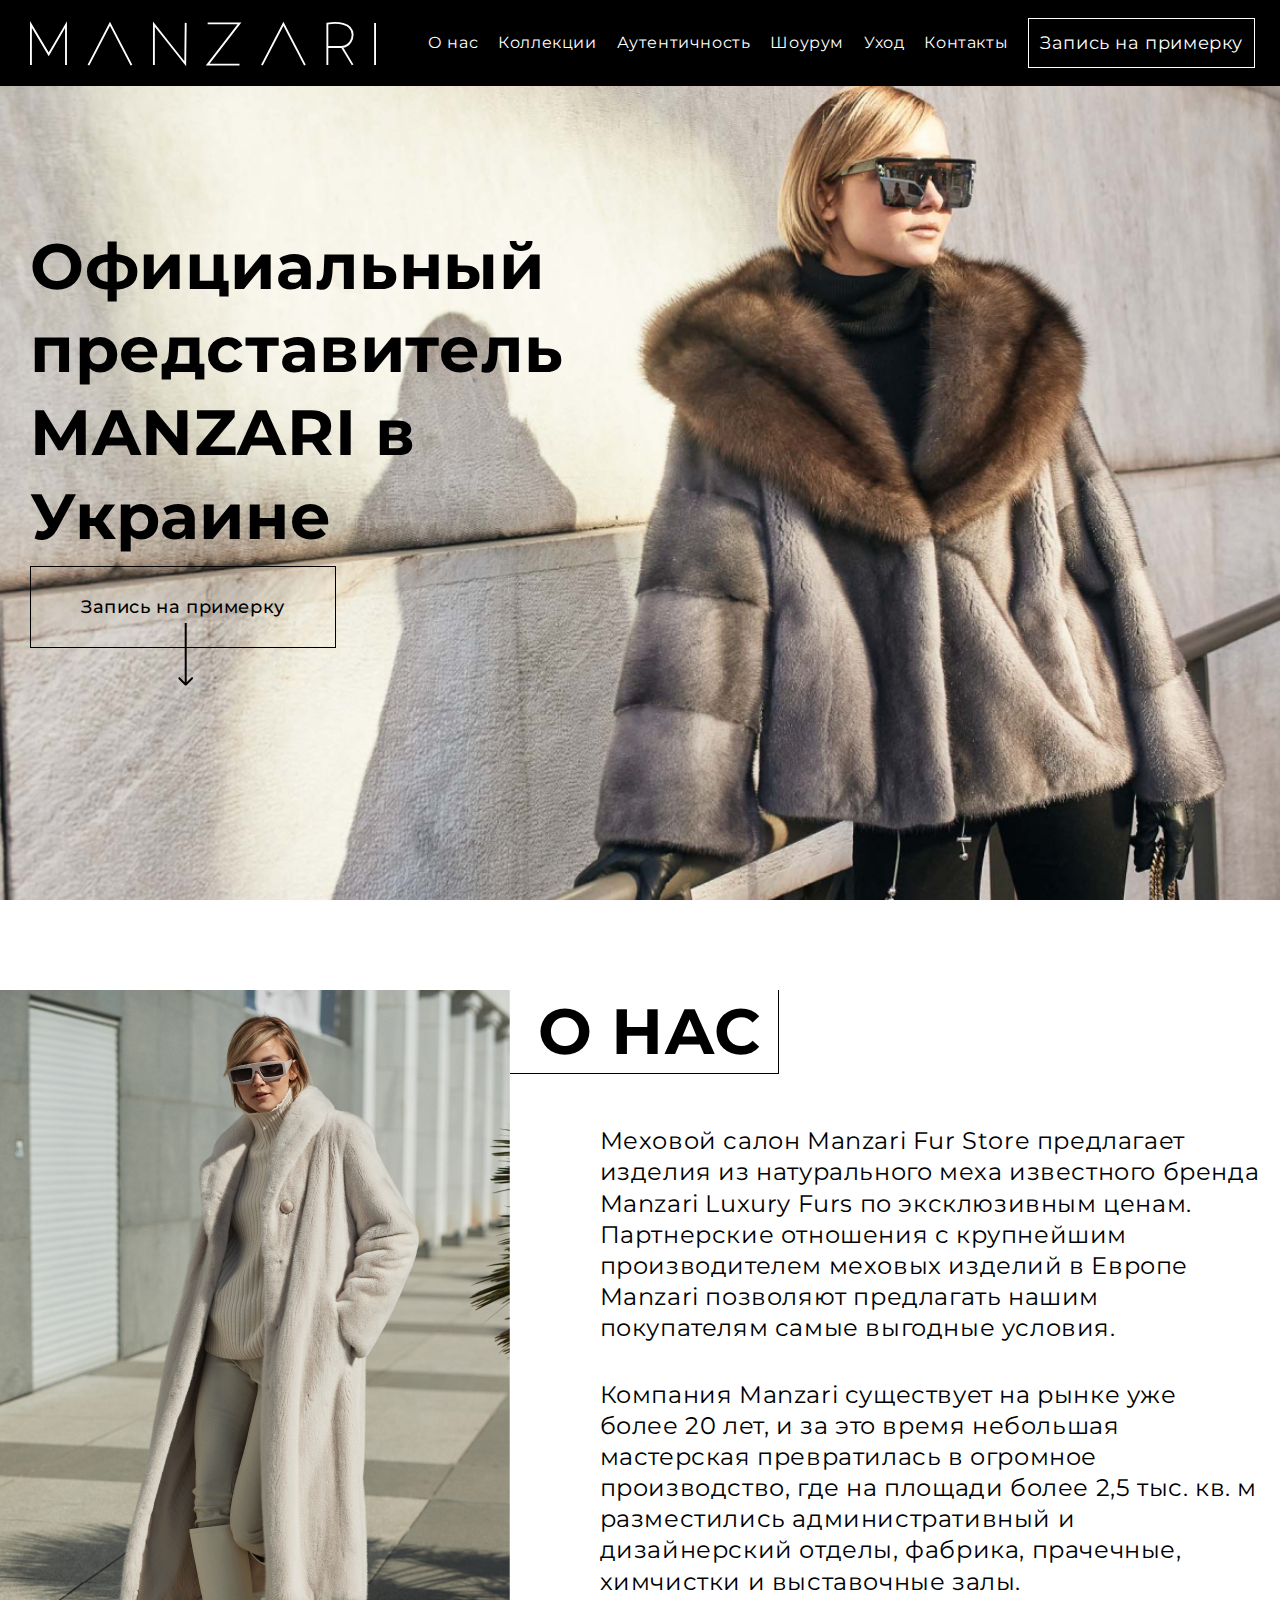
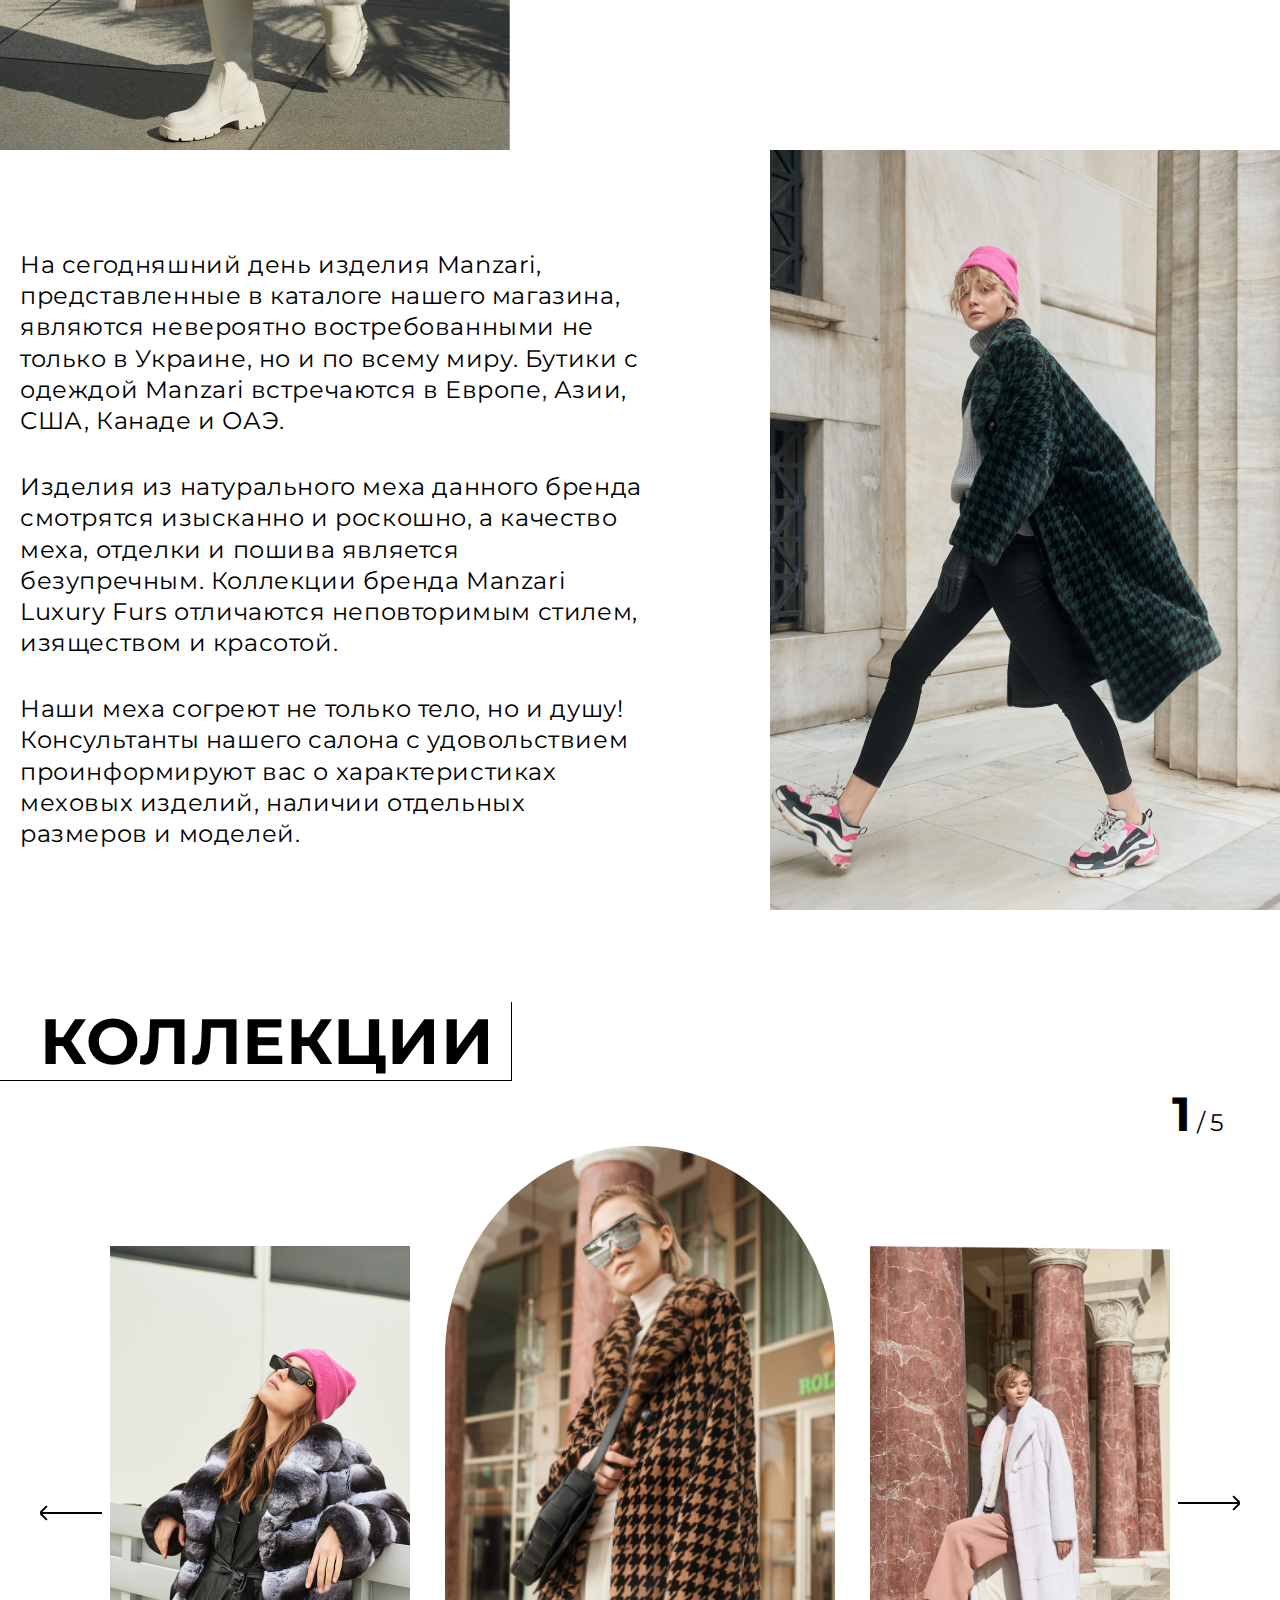
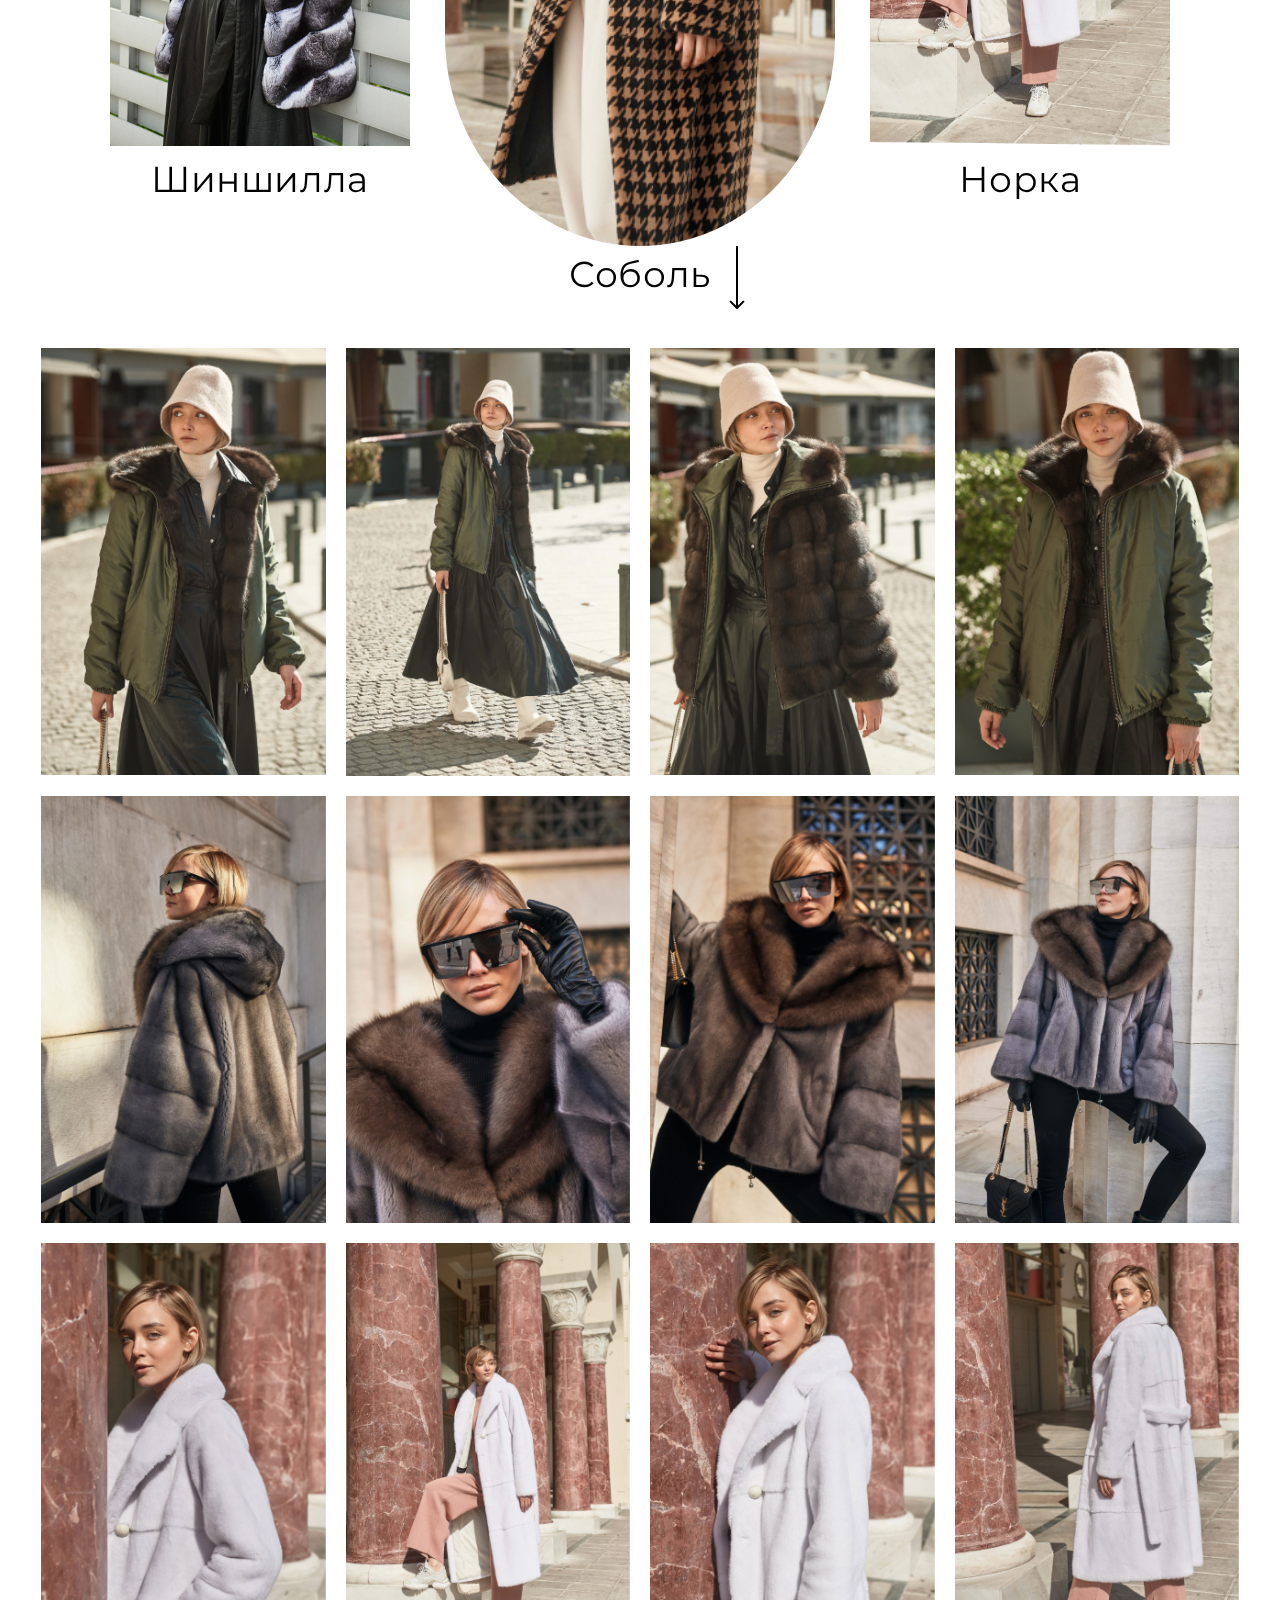
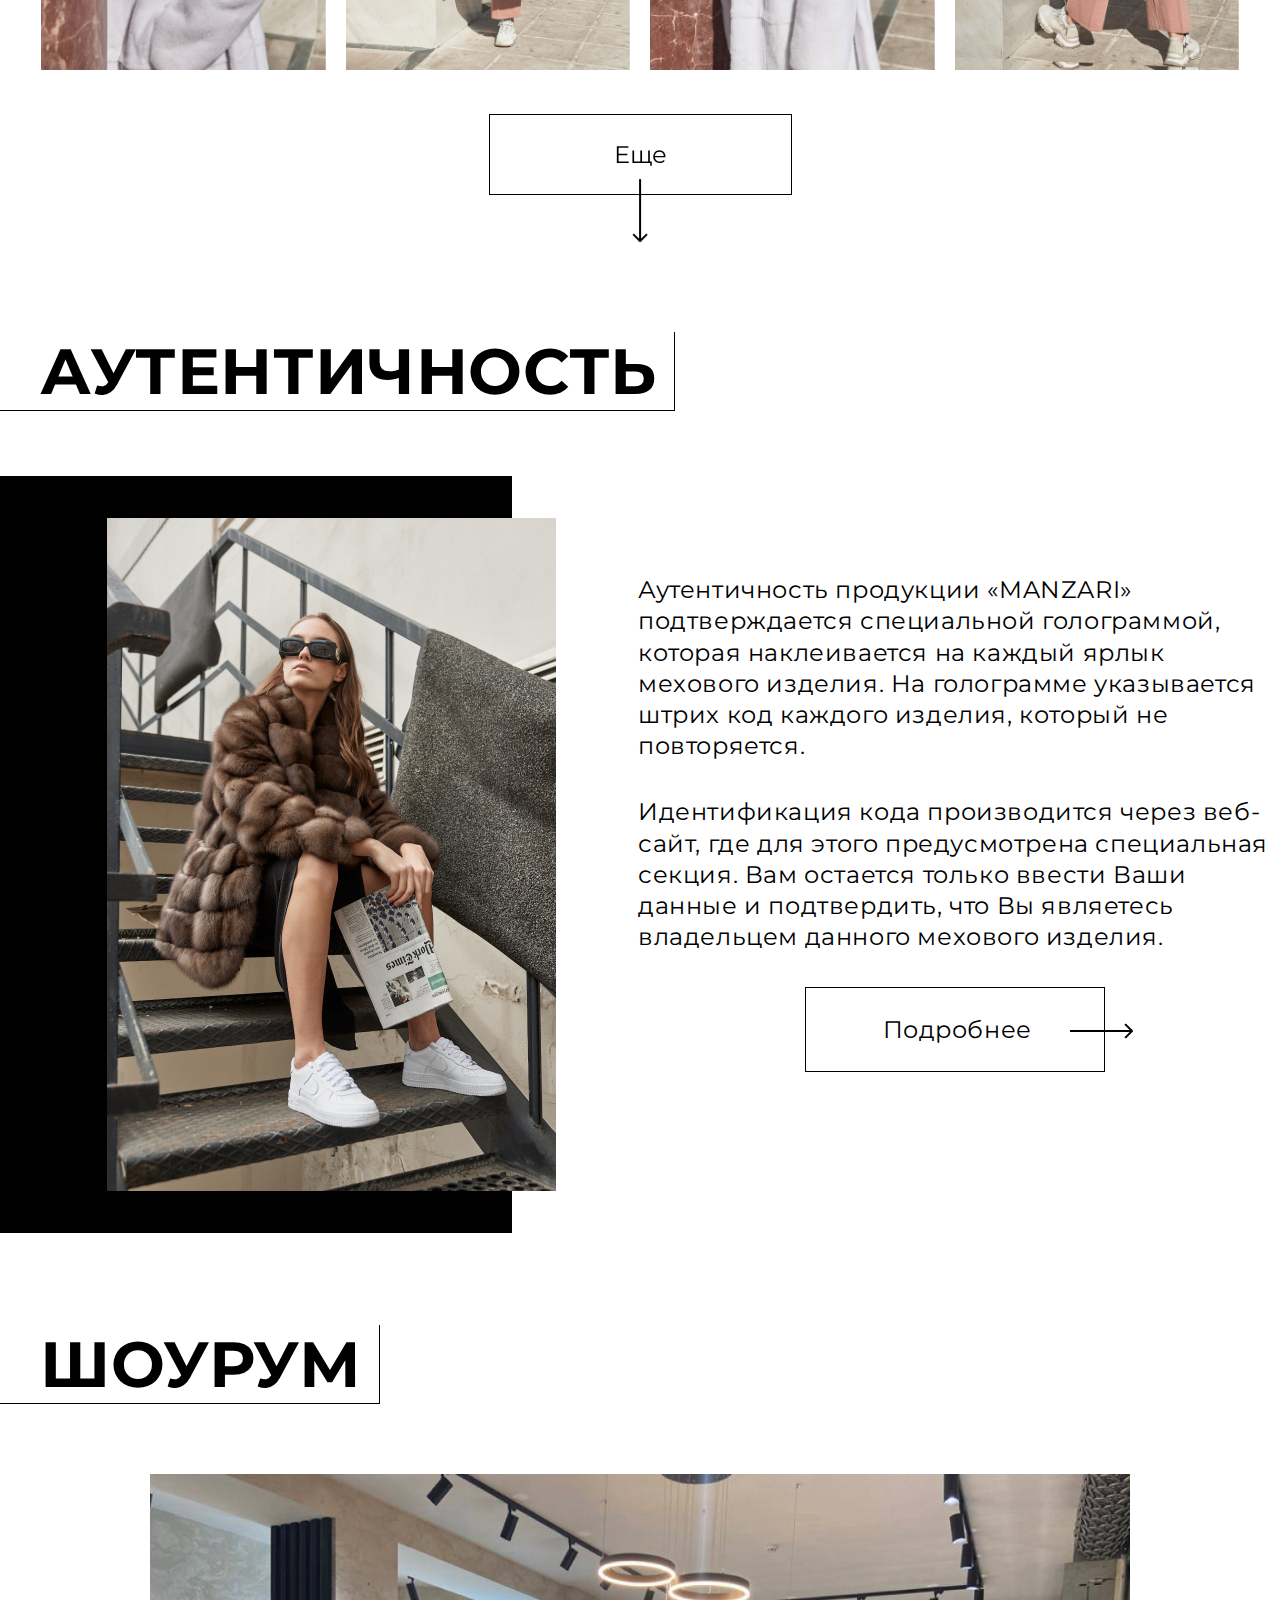
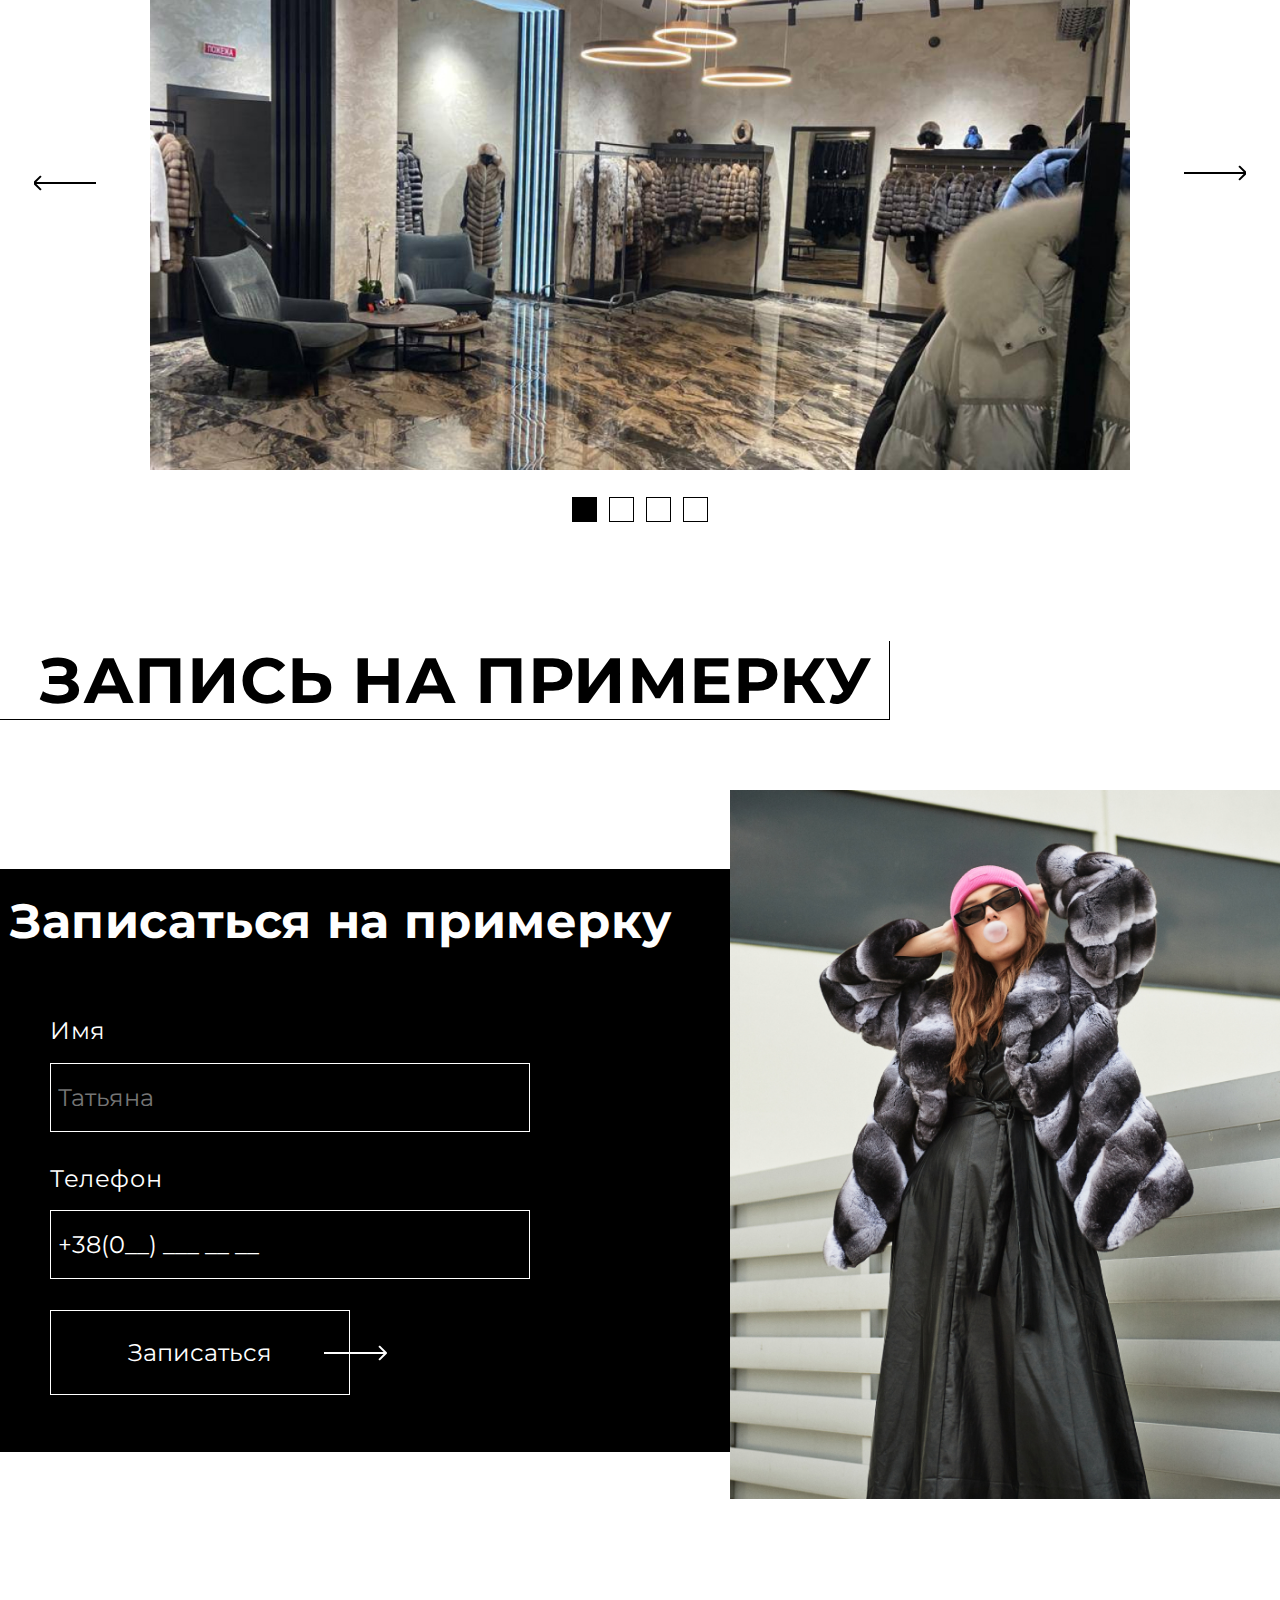
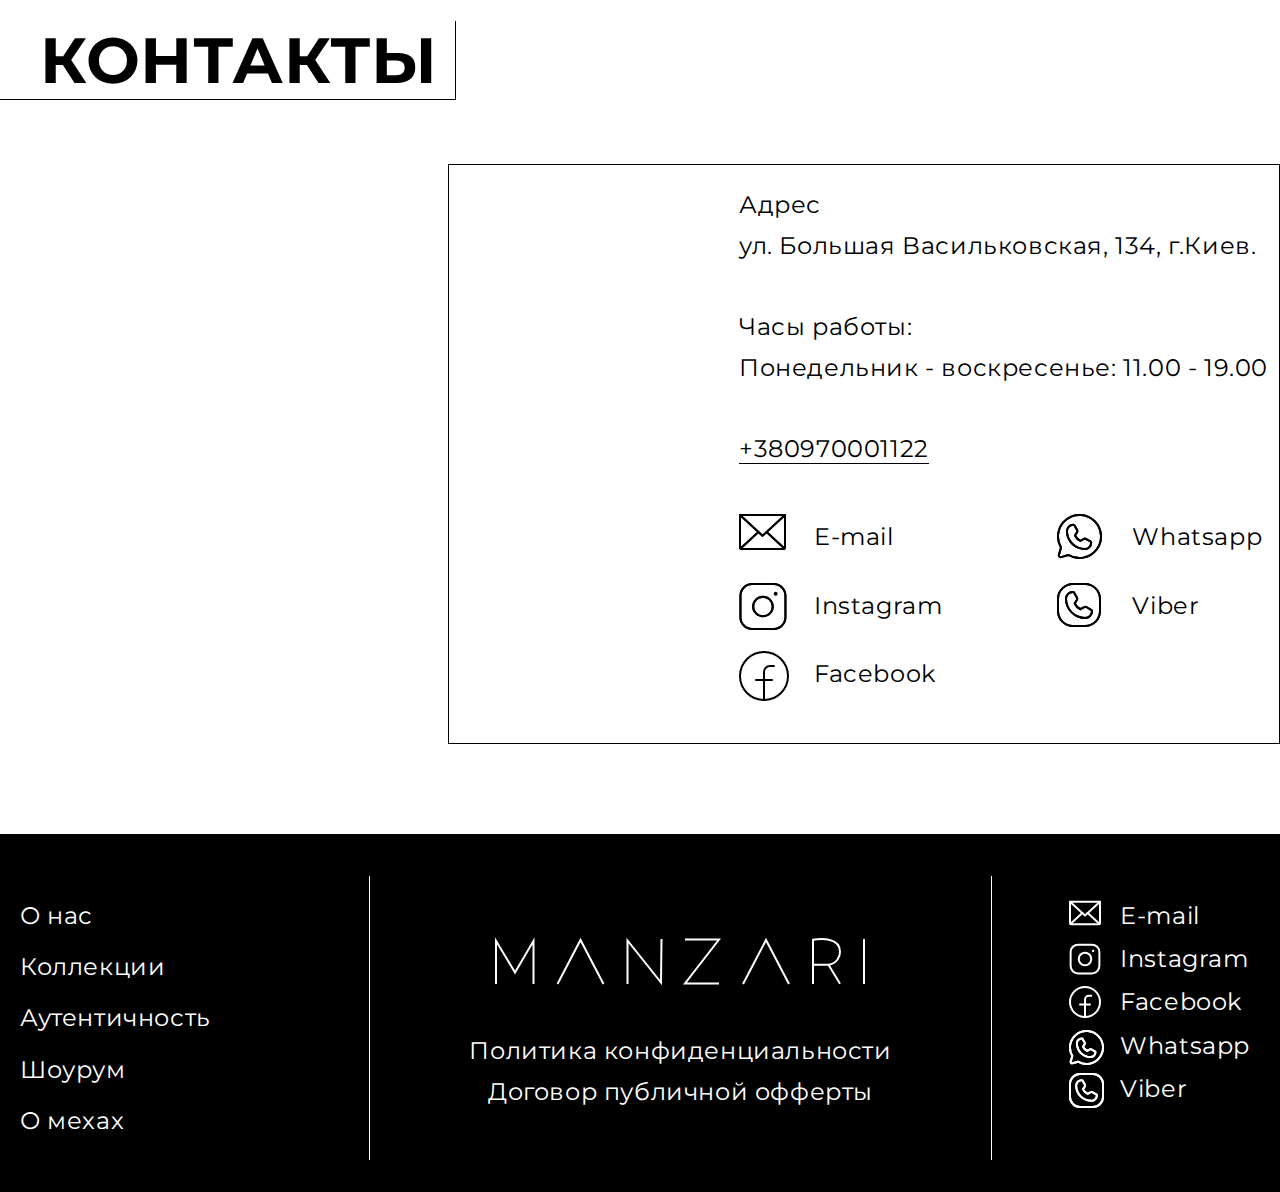
<file: index.html>
<!DOCTYPE html>
<html lang="ru">

<head>
    <meta charset="UTF-8">
    <meta http-equiv="X-UA-Compatible" content="IE=edge">
    <meta name="viewport" content="width=device-width, initial-scale=1.0">
    <link rel="stylesheet" href="css/atolla-reset.css">
    <link href="https://fonts.googleapis.com/css2?family=Montserrat:wght@400;500;600;700&display=swap" rel="stylesheet">
    <link rel="stylesheet" href="css/slick.css">
    <link rel="stylesheet" href="css/burger-menu.css">
    <link rel="stylesheet" href="css/jquery.fancybox.css">
    <link rel="stylesheet" href="css/atolla__tabs.css">
    <link rel="stylesheet" href="css/at-modal.css">
    <link rel="stylesheet" href="css/style.css">
    <title>Стиль для каждой истории - Manzari</title>
</head>

<body>
    <header class="header">
        <div class="header__top">
            <div class="container">
                <nav class="header__nav">
                    <a href="#" class="header__logo"><img src="image/logo.svg" alt="Logo" class="logo header__logo"></a>
                    <nav class="at-menu">
                        <button class="at-menu__btn" aria-label="Open the menu">
                            <span class="at-menu__line"></span>
                        </button>
                        <ul class="at-menu__list">
                            <li class="at-menu__item">
                                <a href="#about" class="at-menu__link">О нас</a>
                            </li>
                            <li class="at-menu__item">
                                <a href="#slider-tabs" class="at-menu__link">Коллекции</a>
                            </li>
                            <li class="at-menu__item">
                                <a href="#auth" class="at-menu__link">Аутентичность</a>
                            </li>
                            <li class="at-menu__item">
                                <a href="#slider" class="at-menu__link">Шоурум</a>
                            </li>
                            <li class="at-menu__item">
                                <a href="about_fur.html" class="at-menu__link">Уход</a>
                            </li>
                            <li class="at-menu__item">
                                <a href="#contacts" class="at-menu__link">Контакты</a>
                            </li>
                            <li class="at-menu__item">
                                <a href="#forms" class="at-menu__item--btn">Запись на примерку</a>
                            </li>
                        </ul>
                        <div class="at-menu__lists">
                            <ul class="at-menu__lista">
                                <li class="at-menu__item">
                                    <a href="#about" class="at-menu__link">О нас</a>
                                </li>
                                <li class="at-menu__item">
                                    <a href="#slider-tabs" class="at-menu__link">Коллекции</a>
                                </li>
                                <li class="at-menu__item">
                                    <a href="#auth" class="at-menu__link">Аутентичность</a>
                                </li>
                                <li class="at-menu__item">
                                    <a href="#slider" class="at-menu__link">Шоурум</a>
                                </li>
                                <li class="at-menu__item">
                                    <a href="about_fur.html" class="at-menu__link">Уход</a>
                                </li>
                                <li class="at-menu__item">
                                    <a href="#contacts" class="at-menu__link">Контакты</a>
                                </li>
                            </ul>
                            <ul class="at-menu__socials">
                                <li class="at-menu__social">
                                    <a href="mailto:Manzari.ukraine@gmail.com"
                                        class="at-menu__links at-menu__links--email">E-mail</a>
                                </li>
                                <li class="at-menu__social">
                                    <a href="https://instagram.com/manzari_ukraine?utm_medium=copy_link"
                                        class="at-menu__links at-menu__links--inst">Instagram</a>
                                </li>
                                <li class="at-menu__social">
                                    <a href="https://www.facebook.com/manzariukraine/?hc_ref=ARTyWTCVGSXO92rwTOxkCJr2oZRCIk1Tc1B2ziN8B4W-HKihUAPGyIzvVvP8hAKJzhA&fref=nf"
                                        class="at-menu__links at-menu__links--fb">Facebook</a>
                                </li>
                                <li class="at-menu__social">
                                    <a href="whatsapp://send?phone=+380993712772"
                                        class="at-menu__links at-menu__links--wap">Whatsapp</a>
                                </li>
                                <li class="at-menu__social">
                                    <a href="viber://chat?number=%2B380993712772"
                                        class="at-menu__links at-menu__links--viber">Viber</a>
                                </li>
                            </ul>
                        </div>
                    </nav>
                </nav>
            </div>
        </div>
        <div class="header__bottom" style="background-image: url(image/header__bg.jpg);">
            <div class="container">
                <div class="header__logos">
                    <h1 class="logo__title">Официальный представитель
                        MANZARI в Украине</h1>
                    <a href="#forms" class="btn header__bottom-link">Запись на примерку</a>
                </div>
            </div>
        </div>
        <div class="container">
            <div class="header__bottom-res">
                <h1 class="logo__title">Официальный представитель
                    MANZARI <br> в Украине</h1>
                <a href="#forms" class="btn header__bottom-link">Запись на примерку</a>
            </div>
        </div>
    </header>
    <main>
        <section class="about">
            <div class="container">
                <div class="about__list">
                    <img src="image/about__1.jpg" alt="about first img">
                    <div class="about__text" id="about">
                        <h2 class="title about__title">О нас</h2>
                        <ul class="about__items about__items--first">
                            <li class="about__item">
                                <p>
                                    Меховой салон Manzari Fur Store предлагает изделия из натурального меха известного
                                    бренда Manzari Luxury
                                    Furs по эксклюзивным ценам. Партнерские отношения с крупнейшим производителем
                                    меховых изделий в Европе
                                    Manzari позволяют предлагать нашим покупателям самые выгодные условия.
                                </p>
                            </li>
                            <li class="about__item">
                                <p>
                                    Компания Manzari существует на рынке уже более 20 лет, и за это время небольшая
                                    мастерская превратилась в
                                    огромное производство, где на площади более 2,5 тыс. кв. м разместились
                                    административный и дизайнерский
                                    отделы, фабрика, прачечные, химчистки и выставочные залы.
                                </p>
                            </li>
                        </ul>
                    </div>
                </div>
                <div class="about__list-grids">
                    <ul class="about__items about__items--last">
                        <li class="about__item">
                            <p>
                                На сегодняшний день изделия Manzari, представленные в каталоге нашего магазина, являются
                                невероятно
                                востребованными не только в Украине, но и по всему миру. Бутики с одеждой Manzari
                                встречаются в Европе,
                                Азии, США, Канаде и ОАЭ.
                            </p>
                        </li>
                        <li class="about__item">
                            <p>
                                Изделия из натурального меха данного бренда смотрятся изысканно и роскошно, а качество
                                меха, отделки и
                                пошива является безупречным. Коллекции бренда Manzari Luxury Furs отличаются
                                неповторимым стилем, изяществом
                                и красотой.
                            </p>
                        </li>
                        <li class="about__item">
                            <p>
                                Наши меха согреют не только тело, но и душу! Консультанты нашего салона с удовольствием
                                проинформируют вас о
                                характеристиках меховых изделий, наличии отдельных размеров и моделей.
                            </p>
                        </li>
                    </ul>
                    <img class="about__items--last-img" src="image/about__2.jpg" alt="about first img">
                </div>
            </div>
        </section>
        <section class="slider-tabs" id="slider-tabs">
            <h2 class="title slider__title">Коллекции</h2>
            <div class="containers">
                <div class="pagingInfo">
                    <span class="pagingCurrent"></span>
                    <span class="separator">/</span>
                    <span class="pagingAll"></span>
                </div>
                <div class="slider__nav">
                    <div class="slider-slide">
                        <img class="slider__imgs" src="image/slider/slider__item1.jpg" alt="slider item">
                        <span class="slider__text">Соболь</span>
                    </div>
                    <div class="slider-slide">
                        <img class="slider__imgs" src="image/slider/slider__item2.jpg" alt="slider item">
                        <span class="slider__text">Норка</span>
                    </div>
                    <div class="slider-slide">
                        <img class="slider__imgs" src="image/slider/slider__item3.jpg" alt="slider item">
                        <span class="slider__text">Шиншилла</span>
                    </div>
                    <div class="slider-slide">
                        <img class="slider__imgs" src="image/slider/slider__item2.jpg" alt="slider item">
                        <span class="slider__text">Норка</span>
                    </div>
                    <div class="slider-slide">
                        <img class="slider__imgs" src="image/slider/slider__item3.jpg" alt="slider item">
                        <span class="slider__text">Шиншилла</span>
                    </div>
                </div>
                <div class="slider__tabs">
                    <div class="slider-slide">
                        <ul class="swiper__slide-items">
                            <li class="swiper__slide-item">
                                <img src="image/tabs/tabs__item1--1.jpg" alt="" class="swiper-img">
                                <a href="image/tabs/tabs__item1--1.jpg" class="swiper__img" data-fancybox="gallery"></a>
                            </li>
                            <li class="swiper__slide-item">
                                <img src="image/tabs/tabs__item1--2.jpg" alt="" class="swiper-img">
                                <a href="image/tabs/tabs__item1--2.jpg" class="swiper__img" data-fancybox="gallery"></a>
                            </li>
                            <li class="swiper__slide-item">
                                <img src="image/tabs/tabs__item1--3.jpg" alt="" class="swiper-img">
                                <a href="image/tabs/tabs__item1--3.jpg" class="swiper__img" data-fancybox="gallery"></a>
                            </li>
                            <li class="swiper__slide-item">
                                <img src="image/tabs/tabs__item1--4.jpg" alt="" class="swiper-img">
                                <a href="image/tabs/tabs__item1--4.jpg" class="swiper__img" data-fancybox="gallery"></a>
                            </li>
                            <li class="swiper__slide-item">
                                <img src="image/tabs/tabs__item1--5.jpg" alt="" class="swiper-img">
                                <a href="image/tabs/tabs__item1--5.jpg" class="swiper__img" data-fancybox="gallery"></a>
                            </li>
                            <li class="swiper__slide-item">
                                <img src="image/tabs/tabs__item1--6.jpg" alt="" class="swiper-img">
                                <a href="image/tabs/tabs__item1--6.jpg" class="swiper__img" data-fancybox="gallery"></a>
                            </li>
                            <li class="swiper__slide-item">
                                <img src="image/tabs/tabs__item1--7.jpg" alt="" class="swiper-img">
                                <a href="image/tabs/tabs__item1--7.jpg" class="swiper__img" data-fancybox="gallery"></a>
                            </li>
                            <li class="swiper__slide-item">
                                <img src="image/tabs/tabs__item1--8.jpg" alt="" class="swiper-img">
                                <a href="image/tabs/tabs__item1--8.jpg" class="swiper__img" data-fancybox="gallery"></a>
                            </li>
                            <li class="swiper__slide-item">
                                <img src="image/tabs/tabs__item1--9.jpg" alt="" class="swiper-img">
                                <a href="image/tabs/tabs__item1--9.jpg" class="swiper__img" data-fancybox="gallery"></a>
                            </li>
                            <li class="swiper__slide-item">
                                <img src="image/tabs/tabs__item1--10.jpg" alt="" class="swiper-img">
                                <a href="image/tabs/tabs__item1--10.jpg" class="swiper__img"
                                    data-fancybox="gallery"></a>
                            </li>
                            <li class="swiper__slide-item">
                                <img src="image/tabs/tabs__item1--11.jpg" alt="" class="swiper-img">
                                <a href="image/tabs/tabs__item1--11.jpg" class="swiper__img"
                                    data-fancybox="gallery"></a>
                            </li>
                            <li class="swiper__slide-item">
                                <img src="image/tabs/tabs__item1--12.jpg" alt="" class="swiper-img">
                                <a href="image/tabs/tabs__item1--12.jpg" class="swiper__img"
                                    data-fancybox="gallery"></a>
                            </li>
                        </ul>
                    </div>
                    <div class="slider-slide">
                        <ul class="swiper__slide-items">
                            <li class="swiper__slide-item">
                                <img src="image/tabs/tabs__item1--1.jpg" alt="" class="swiper-img">
                                <a href="image/tabs/tabs__item1--1.jpg" class="swiper__img" data-fancybox="gallery"></a>
                            </li>
                            <li class="swiper__slide-item">
                                <img src="image/tabs/tabs__item1--2.jpg" alt="" class="swiper-img">
                                <a href="image/tabs/tabs__item1--2.jpg" class="swiper__img" data-fancybox="gallery"></a>
                            </li>
                            <li class="swiper__slide-item">
                                <img src="image/tabs/tabs__item1--3.jpg" alt="" class="swiper-img">
                                <a href="image/tabs/tabs__item1--3.jpg" class="swiper__img" data-fancybox="gallery"></a>
                            </li>
                            <li class="swiper__slide-item">
                                <img src="image/tabs/tabs__item1--4.jpg" alt="" class="swiper-img">
                                <a href="image/tabs/tabs__item1--4.jpg" class="swiper__img" data-fancybox="gallery"></a>
                            </li>
                            <li class="swiper__slide-item">
                                <img src="image/tabs/tabs__item1--5.jpg" alt="" class="swiper-img">
                                <a href="image/tabs/tabs__item1--5.jpg" class="swiper__img" data-fancybox="gallery"></a>
                            </li>
                            <li class="swiper__slide-item">
                                <img src="image/tabs/tabs__item1--6.jpg" alt="" class="swiper-img">
                                <a href="image/tabs/tabs__item1--6.jpg" class="swiper__img" data-fancybox="gallery"></a>
                            </li>
                            <li class="swiper__slide-item">
                                <img src="image/tabs/tabs__item1--7.jpg" alt="" class="swiper-img">
                                <a href="image/tabs/tabs__item1--7.jpg" class="swiper__img" data-fancybox="gallery"></a>
                            </li>
                            <li class="swiper__slide-item">
                                <img src="image/tabs/tabs__item1--8.jpg" alt="" class="swiper-img">
                                <a href="image/tabs/tabs__item1--8.jpg" class="swiper__img" data-fancybox="gallery"></a>
                            </li>
                            <li class="swiper__slide-item">
                                <img src="image/tabs/tabs__item1--9.jpg" alt="" class="swiper-img">
                                <a href="image/tabs/tabs__item1--9.jpg" class="swiper__img" data-fancybox="gallery"></a>
                            </li>
                            <li class="swiper__slide-item">
                                <img src="image/tabs/tabs__item1--10.jpg" alt="" class="swiper-img">
                                <a href="image/tabs/tabs__item1--10.jpg" class="swiper__img"
                                    data-fancybox="gallery"></a>
                            </li>
                            <li class="swiper__slide-item">
                                <img src="image/tabs/tabs__item1--11.jpg" alt="" class="swiper-img">
                                <a href="image/tabs/tabs__item1--11.jpg" class="swiper__img"
                                    data-fancybox="gallery"></a>
                            </li>
                            <li class="swiper__slide-item">
                                <img src="image/tabs/tabs__item1--12.jpg" alt="" class="swiper-img">
                                <a href="image/tabs/tabs__item1--12.jpg" class="swiper__img"
                                    data-fancybox="gallery"></a>
                            </li>
                        </ul>
                    </div>
                    <div class="slider-slide">
                        <ul class="swiper__slide-items">
                            <li class="swiper__slide-item">
                                <img src="image/tabs/tabs__item1--2.jpg" alt="" class="swiper-img">
                                <a href="image/tabs/tabs__item1--2.jpg" class="swiper__img" data-fancybox="gallery"></a>
                            </li>
                            <li class="swiper__slide-item">
                                <img src="image/tabs/tabs__item1--2.jpg" alt="" class="swiper-img">
                                <a href="image/tabs/tabs__item1--2.jpg" class="swiper__img" data-fancybox="gallery"></a>
                            </li>
                            <li class="swiper__slide-item">
                                <img src="image/tabs/tabs__item1--2.jpg" alt="" class="swiper-img">
                                <a href="image/tabs/tabs__item1--2.jpg" class="swiper__img" data-fancybox="gallery"></a>
                            </li>
                            <li class="swiper__slide-item">
                                <img src="image/tabs/tabs__item1--2.jpg" alt="" class="swiper-img">
                                <a href="image/tabs/tabs__item1--2.jpg" class="swiper__img" data-fancybox="gallery"></a>
                            </li>
                            <li class="swiper__slide-item">
                                <img src="image/tabs/tabs__item1--5.jpg" alt="" class="swiper-img">
                                <a href="image/tabs/tabs__item1--5.jpg" class="swiper__img" data-fancybox="gallery"></a>
                            </li>
                            <li class="swiper__slide-item">
                                <img src="image/tabs/tabs__item1--6.jpg" alt="" class="swiper-img">
                                <a href="image/tabs/tabs__item1--6.jpg" class="swiper__img" data-fancybox="gallery"></a>
                            </li>
                            <li class="swiper__slide-item">
                                <img src="image/tabs/tabs__item1--7.jpg" alt="" class="swiper-img">
                                <a href="image/tabs/tabs__item1--7.jpg" class="swiper__img" data-fancybox="gallery"></a>
                            </li>
                            <li class="swiper__slide-item">
                                <img src="image/tabs/tabs__item1--8.jpg" alt="" class="swiper-img">
                                <a href="image/tabs/tabs__item1--8.jpg" class="swiper__img" data-fancybox="gallery"></a>
                            </li>
                            <li class="swiper__slide-item">
                                <img src="image/tabs/tabs__item1--9.jpg" alt="" class="swiper-img">
                                <a href="image/tabs/tabs__item1--9.jpg" class="swiper__img" data-fancybox="gallery"></a>
                            </li>
                            <li class="swiper__slide-item">
                                <img src="image/tabs/tabs__item1--10.jpg" alt="" class="swiper-img">
                                <a href="image/tabs/tabs__item1--10.jpg" class="swiper__img"
                                    data-fancybox="gallery"></a>
                            </li>
                            <li class="swiper__slide-item">
                                <img src="image/tabs/tabs__item1--11.jpg" alt="" class="swiper-img">
                                <a href="image/tabs/tabs__item1--11.jpg" class="swiper__img"
                                    data-fancybox="gallery"></a>
                            </li>
                            <li class="swiper__slide-item">
                                <img src="image/tabs/tabs__item1--12.jpg" alt="" class="swiper-img">
                                <a href="image/tabs/tabs__item1--12.jpg" class="swiper__img"
                                    data-fancybox="gallery"></a>
                            </li>
                        </ul>
                    </div>
                    <div class="slider-slide">
                        <ul class="swiper__slide-items">
                            <li class="swiper__slide-item">
                                <img src="image/tabs/tabs__item1--1.jpg" alt="" class="swiper-img">
                                <a href="image/tabs/tabs__item1--1.jpg" class="swiper__img" data-fancybox="gallery"></a>
                            </li>
                            <li class="swiper__slide-item">
                                <img src="image/tabs/tabs__item1--2.jpg" alt="" class="swiper-img">
                                <a href="image/tabs/tabs__item1--2.jpg" class="swiper__img" data-fancybox="gallery"></a>
                            </li>
                            <li class="swiper__slide-item">
                                <img src="image/tabs/tabs__item1--3.jpg" alt="" class="swiper-img">
                                <a href="image/tabs/tabs__item1--3.jpg" class="swiper__img" data-fancybox="gallery"></a>
                            </li>
                            <li class="swiper__slide-item">
                                <img src="image/tabs/tabs__item1--4.jpg" alt="" class="swiper-img">
                                <a href="image/tabs/tabs__item1--4.jpg" class="swiper__img" data-fancybox="gallery"></a>
                            </li>
                            <li class="swiper__slide-item">
                                <img src="image/tabs/tabs__item1--5.jpg" alt="" class="swiper-img">
                                <a href="image/tabs/tabs__item1--5.jpg" class="swiper__img" data-fancybox="gallery"></a>
                            </li>
                            <li class="swiper__slide-item">
                                <img src="image/tabs/tabs__item1--6.jpg" alt="" class="swiper-img">
                                <a href="image/tabs/tabs__item1--6.jpg" class="swiper__img" data-fancybox="gallery"></a>
                            </li>
                            <li class="swiper__slide-item">
                                <img src="image/tabs/tabs__item1--7.jpg" alt="" class="swiper-img">
                                <a href="image/tabs/tabs__item1--7.jpg" class="swiper__img" data-fancybox="gallery"></a>
                            </li>
                            <li class="swiper__slide-item">
                                <img src="image/tabs/tabs__item1--8.jpg" alt="" class="swiper-img">
                                <a href="image/tabs/tabs__item1--8.jpg" class="swiper__img" data-fancybox="gallery"></a>
                            </li>
                            <li class="swiper__slide-item">
                                <img src="image/tabs/tabs__item1--9.jpg" alt="" class="swiper-img">
                                <a href="image/tabs/tabs__item1--9.jpg" class="swiper__img" data-fancybox="gallery"></a>
                            </li>
                            <li class="swiper__slide-item">
                                <img src="image/tabs/tabs__item1--10.jpg" alt="" class="swiper-img">
                                <a href="image/tabs/tabs__item1--10.jpg" class="swiper__img"
                                    data-fancybox="gallery"></a>
                            </li>
                            <li class="swiper__slide-item">
                                <img src="image/tabs/tabs__item1--11.jpg" alt="" class="swiper-img">
                                <a href="image/tabs/tabs__item1--11.jpg" class="swiper__img"
                                    data-fancybox="gallery"></a>
                            </li>
                            <li class="swiper__slide-item">
                                <img src="image/tabs/tabs__item1--12.jpg" alt="" class="swiper-img">
                                <a href="image/tabs/tabs__item1--12.jpg" class="swiper__img"
                                    data-fancybox="gallery"></a>
                            </li>
                        </ul>
                    </div>
                    <div class="slider-slide">
                        <ul class="swiper__slide-items">
                            <li class="swiper__slide-item">
                                <img src="image/tabs/tabs__item1--1.jpg" alt="" class="swiper-img">
                                <a href="image/tabs/tabs__item1--1.jpg" class="swiper__img" data-fancybox="gallery"></a>
                            </li>
                            <li class="swiper__slide-item">
                                <img src="image/tabs/tabs__item1--2.jpg" alt="" class="swiper-img">
                                <a href="image/tabs/tabs__item1--2.jpg" class="swiper__img" data-fancybox="gallery"></a>
                            </li>
                            <li class="swiper__slide-item">
                                <img src="image/tabs/tabs__item1--3.jpg" alt="" class="swiper-img">
                                <a href="image/tabs/tabs__item1--3.jpg" class="swiper__img" data-fancybox="gallery"></a>
                            </li>
                            <li class="swiper__slide-item">
                                <img src="image/tabs/tabs__item1--4.jpg" alt="" class="swiper-img">
                                <a href="image/tabs/tabs__item1--4.jpg" class="swiper__img" data-fancybox="gallery"></a>
                            </li>
                            <li class="swiper__slide-item">
                                <img src="image/tabs/tabs__item1--5.jpg" alt="" class="swiper-img">
                                <a href="image/tabs/tabs__item1--5.jpg" class="swiper__img" data-fancybox="gallery"></a>
                            </li>
                            <li class="swiper__slide-item">
                                <img src="image/tabs/tabs__item1--6.jpg" alt="" class="swiper-img">
                                <a href="image/tabs/tabs__item1--6.jpg" class="swiper__img" data-fancybox="gallery"></a>
                            </li>
                            <li class="swiper__slide-item">
                                <img src="image/tabs/tabs__item1--7.jpg" alt="" class="swiper-img">
                                <a href="image/tabs/tabs__item1--7.jpg" class="swiper__img" data-fancybox="gallery"></a>
                            </li>
                            <li class="swiper__slide-item">
                                <img src="image/tabs/tabs__item1--8.jpg" alt="" class="swiper-img">
                                <a href="image/tabs/tabs__item1--8.jpg" class="swiper__img" data-fancybox="gallery"></a>
                            </li>
                            <li class="swiper__slide-item">
                                <img src="image/tabs/tabs__item1--9.jpg" alt="" class="swiper-img">
                                <a href="image/tabs/tabs__item1--9.jpg" class="swiper__img" data-fancybox="gallery"></a>
                            </li>
                            <li class="swiper__slide-item">
                                <img src="image/tabs/tabs__item1--10.jpg" alt="" class="swiper-img">
                                <a href="image/tabs/tabs__item1--10.jpg" class="swiper__img"
                                    data-fancybox="gallery"></a>
                            </li>
                            <li class="swiper__slide-item">
                                <img src="image/tabs/tabs__item1--11.jpg" alt="" class="swiper-img">
                                <a href="image/tabs/tabs__item1--11.jpg" class="swiper__img"
                                    data-fancybox="gallery"></a>
                            </li>
                            <li class="swiper__slide-item">
                                <img src="image/tabs/tabs__item1--12.jpg" alt="" class="swiper-img">
                                <a href="image/tabs/tabs__item1--12.jpg" class="swiper__img"
                                    data-fancybox="gallery"></a>
                            </li>
                        </ul>
                    </div>
                </div>
                <div class="sea__content nothing" id="tabs2">

                </div>
                <button class="swiper-tabs__btn btn see-more" id="trns" type="button">
                    Еще
                </button>
            </div>
        </section>
        <section class="auth" id="auth">
            <h2 class="title auth__title">Аутентичность</h2>
            <div class="container">
                <div class="auth__wrapper">
                    <div class="auth__img-bg">
                        <img src="image/auth__bg.jpg" alt="auth__bg" class="auth__img">
                    </div>
                    <div class="auth__text">
                        <p>Аутентичность продукции «MANZARI» подтверждается специальной голограммой, которая
                            наклеивается на каждый ярлык
                            мехового изделия. На голограмме указывается штрих код каждого изделия, который не
                            повторяется.
                        </p>
                        <p>Идентификация кода производится через веб-сайт, где для этого предусмотрена специальная
                            секция. Вам остается
                            только ввести Ваши данные и подтвердить, что Вы являетесь владельцем данного мехового
                            изделия.</p>
                        <a href="https://www.manzari.gr/authenticity/" type="button" class="auth__btn btn">Подробнее</a>
                    </div>
                </div>
            </div>
        </section>
        <section class="slider" id="slider">
            <h2 class="title slider__title">Шоурум</h2>
            <div class="container">
                <ul class="slick">
                    <li class="slick-slide slick-slides">
                        <img src="image/slider.jpg" alt="slider__item" class="slick__img">
                    </li>
                    <li class="slick-slide slick-slides">
                        <img src="image/slider.jpg" alt="slider__item" class="slick__img">
                    </li>
                    <li class="slick-slide slick-slides">
                        <img src="image/slider.jpg" alt="slider__item" class="slick__img">
                    </li>
                    <li class="slick-slide slick-slides">
                        <img src="image/slider.jpg" alt="slider__item" class="slick__img">
                    </li>
                </ul>
            </div>
        </section>
        <section class="form" id="forms">
            <h2 class="title form__title">Запись на примерку</h2>
            <div class="form__img-bgres">
                <img src="image/form__bg.jpg" alt="Form-bg">
            </div>
            <div class="form__send">
                <div class="container">
                    <div class="form__wrapper">
                        <h3 class="form__subtitle">Записаться на примерку</h3>
                        <form enctype="multipart/form-data" method="POST" id="form" onsubmit="send(event, 'send.php')"
                            class="forms__send">
                            <p class="form__text">Имя</p>
                            <input class="forms__send-input" type="text" id="name" name="name" placeholder="Татьяна"
                                required autocomplete="off">
                            <p class="form__text">Телефон</p>
                            <input class="forms__send-input forms__send-tel" id="phone_input"
                                pattern="^([+][3][8][(][0]){1}(\d){2}([)]){1}([ ][\d]{3}[ ][\d]{2}[ ][\d]{2})$"
                                type="tel" id="tel" name="tel" placeholder="+38(0__) ___ __ __" required>
                            <button class="forms__send-btn btn at-btn" type="submit"
                                id="forms__send-btn">Записаться</button>
                        </form>
                        <img src="image/form__bg.jpg" alt="Form-bg" class="form__img-bg">
                    </div>
                </div>
            </div>
        </section>
        <section class="contacts" id="contacts">
            <h2 class="title contacts__title">Контакты</h2>
            <address class="contacts__itemss">
                <iframe class="contacts__maps"
                    src="https://www.google.com/maps/embed?pb=!1m18!1m12!1m3!1d325518.6992210797!2d30.251820602640226!3d50.40169738629851!2m3!1f0!2f0!3f0!3m2!1i1024!2i768!4f13.1!3m3!1m2!1s0x40d4cf4ee15a4505%3A0x764931d2170146fe!2z0JrQuNC10LIsINCj0LrRgNCw0LjQvdCwLCAwMjAwMA!5e0!3m2!1sru!2sby!4v1622817313816!5m2!1sru!2sby"
                    width="728" height="499" style="border:0;" allowfullscreen="" loading="lazy"></iframe>
                <div class="contacts__wrapper">
                    <ul class="contacts__items">
                        <li class="contacts__item">
                            <span>Адрес</span>
                            <p>ул. Большая Васильковская, 134, г.Киев.</p>
                        </li>
                        <li class="contacts__item">
                            <span>Часы работы:</span>
                            <p>Понедельник - воскресенье: 11.00 - 19.00</p>
                        </li>
                    </ul>
                    <a href="tel:+380970001122" class="contacts__num">+380970001122</a>
                    <ul class="contacts__socials">
                        <li class="contacts__social" style="background-image: url(image/icon/email.svg);">
                            <a href="mailto:Manzari.ukraine@gmail.com" class="contacts__link">E-mail</a>
                        </li>
                        <li class="contacts__social" style="background-image: url(image/icon/inst.svg);">
                            <a href="https://instagram.com/manzari_ukraine?utm_medium=copy_link"
                                class="contacts__link">Instagram</a>
                        </li>
                        <li class="contacts__social" style="background-image: url(image/icon/fb.svg);">
                            <a href="https://www.facebook.com/manzariukraine/?hc_ref=ARTyWTCVGSXO92rwTOxkCJr2oZRCIk1Tc1B2ziN8B4W-HKihUAPGyIzvVvP8hAKJzhA&fref=nf"
                                class="contacts__link">Facebook</a>
                        </li>
                        <li class="contacts__social" style="background-image: url(image/icon/wap.svg);">
                            <a href="whatsapp://send?phone=+380993712772" class="contacts__link">Whatsapp</a>
                        </li>
                        <li class="contacts__social" style="background-image: url(image/icon/viber.svg);">
                            <a href="viber://chat?number=%2B380993712772" class="contacts__link">Viber</a>
                        </li>
                    </ul>
                </div>
            </address>
            <address class="contacts__itemss-res">
                <div class="contacts__maps">
                    <iframe class="contacts__maps-img"
                        src="https://www.google.com/maps/embed?pb=!1m18!1m12!1m3!1d654.1963866064476!2d30.52412292609076!3d50.41467277820197!2m3!1f0!2f0!3f0!3m2!1i1024!2i768!4f13.1!3m3!1m2!1s0x40d4cf3c19c3c4f9%3A0xa57c982b165899ac!2z0YPQuy4g0JHQvtC70YzRiNCw0Y8g0JLQsNGB0LjQu9GM0LrQvtCy0YHQutCw0Y8sIDEzNCwg0JrQuNC10LIsINCj0LrRgNCw0LjQvdCwLCAwMzE1MA!5e1!3m2!1sru!2sby!4v1624211746712!5m2!1sru!2sby"
                        width="600" height="450" style="border:0;" allowfullscreen="" loading="lazy"></iframe>
                </div>
                <div class="contacts__wrapper">
                    <ul class="contacts__items">
                        <li class="contacts__item">
                            <span>Адрес</span>
                            <p>ул. Большая Васильковская, 134, г.Киев.</p>
                        </li>
                        <li class="contacts__item">
                            <span>Часы работы:</span>
                            <p>Понедельник - воскресенье: 11.00 - 19.00</p>
                        </li>
                    </ul>
                    <a href="tel:+380970001122" class="contacts__num">+380970001122</a>
                    <ul class="contacts__socials">
                        <li class="contacts__social" style="background-image: url(image/icon/email.svg);">
                            <a href="mailto:Manzari.ukraine@gmail.com" class="contacts__link">E-mail</a>
                        </li>
                        <li class="contacts__social" style="background-image: url(image/icon/inst.svg);">
                            <a href="https://instagram.com/manzari_ukraine?utm_medium=copy_link"
                                class="contacts__link">Instagram</a>
                        </li>
                        <li class="contacts__social" style="background-image: url(image/icon/fb.svg);">
                            <a href="https://www.facebook.com/manzariukraine/?hc_ref=ARTyWTCVGSXO92rwTOxkCJr2oZRCIk1Tc1B2ziN8B4W-HKihUAPGyIzvVvP8hAKJzhA&fref=nf"
                                class="contacts__link">Facebook</a>
                        </li>
                        <li class="contacts__social" style="background-image: url(image/icon/wap.svg);">
                            <a href="whatsapp://send?phone=+380993712772" class="contacts__link">Whatsapp</a>
                        </li>
                        <li class="contacts__social" style="background-image: url(image/icon/viber.svg);">
                            <a href="viber://chat?number=%2B380993712772" class="contacts__link">Viber</a>
                        </li>
                    </ul>
                </div>
            </address>
        </section>
    </main>
    <footer class="footer">
        <div class="container">
            <div class="footer__wrapper">
                <ul class="footer__menu">
                    <li class="footer__items">
                        <a class="footer__items-link" href="#about">О нас</a>
                    </li>
                    <li class="footer__items">
                        <a class="footer__items-link" href="#slider-tabs">Коллекции</a>
                    </li>
                    <li class="footer__items">
                        <a class="footer__items-link" href="#auth">Аутентичность</a>
                    </li>
                    <li class="footer__items">
                        <a class="footer__items-link" href="#slider">Шоурум</a>
                    </li>
                    <li class="footer__items">
                        <a class="footer__items-link" href="about_fur.html">О мехах</a>
                    </li>
                </ul>
                <div class="footer__centr">
                    <a href="#" class="footer__logo">
                        <img src="image/logo.svg" alt="logo" class="footer__img"></a>
                    <ul class="footer__copys">
                        <li class="footer__copy">
                            <a href="#" class="footer__link">Политика конфиденциальности</a>
                        </li>
                        <li class="footer__copy">
                            <a href="#" class="footer__link">Договор публичной офферты</a>
                        </li>
                    </ul>
                </div>
                <ul class="footer__socials">
                    <li class="footer__social">
                        <a href="mailto:Manzari.ukraine@gmail.com" class="footer__links footer__links--email">E-mail</a>
                    </li>
                    <li class="footer__social">
                        <a href="https://instagram.com/manzari_ukraine?utm_medium=copy_link"
                            class="footer__links footer__links--inst">Instagram</a>
                    </li>
                    <li class="footer__social">
                        <a href="https://www.facebook.com/manzariukraine/?hc_ref=ARTyWTCVGSXO92rwTOxkCJr2oZRCIk1Tc1B2ziN8B4W-HKihUAPGyIzvVvP8hAKJzhA&fref=nf"
                            class="footer__links footer__links--fb">Facebook</a>
                    </li>
                    <li class="footer__social">
                        <a href="whatsapp://send?phone=+380993712772"
                            class="footer__links footer__links--wap">Whatsapp</a>
                    </li>
                    <li class="footer__social">
                        <a href="viber://chat?number=%2B380993712772"
                            class="footer__links footer__links--viber">Viber</a>
                    </li>
                </ul>
            </div>
            <div class="footer__wrapper-res">
                <div class="footer__centr">
                    <a href="#" class="footer__logo">
                        <img src="image/logo.svg" alt="logo" class="footer__img"></a>
                    <ul class="footer__copys">
                        <li class="footer__copy">
                            <a href="#" class="footer__link">Политика конфиденциальности</a>
                        </li>
                        <li class="footer__copy">
                            <a href="#" class="footer__link">Договор публичной офферты</a>
                        </li>
                    </ul>
                </div>
                <div class="footer__container">
                    <ul class="footer__menu">
                        <li class="footer__items">
                            <a class="footer__items-link" href="#about">О нас</a>
                        </li>
                        <li class="footer__items">
                            <a class="footer__items-link" href="#slider-tabs">Коллекции</a>
                        </li>
                        <li class="footer__items">
                            <a class="footer__items-link" href="#auth">Аутентичность</a>
                        </li>
                        <li class="footer__items">
                            <a class="footer__items-link" href="#slider">Шоурум</a>
                        </li>
                        <li class="footer__items">
                            <a class="footer__items-link" href="about_fur.html">О мехах</a>
                        </li>
                    </ul>
                    <ul class="footer__socials">
                        <li class="footer__social">
                            <a href="mailto:Manzari.ukraine@gmail.com"
                                class="footer__links footer__links--email">E-mail</a>
                        </li>
                        <li class="footer__social">
                            <a href="https://instagram.com/manzari_ukraine?utm_medium=copy_link"
                                class="footer__links footer__links--inst">Instagram</a>
                        </li>
                        <li class="footer__social">
                            <a href="https://www.facebook.com/manzariukraine/?hc_ref=ARTyWTCVGSXO92rwTOxkCJr2oZRCIk1Tc1B2ziN8B4W-HKihUAPGyIzvVvP8hAKJzhA&fref=nf"
                                class="footer__links footer__links--fb">Facebook</a>
                        </li>
                        <li class="footer__social">
                            <a href="whatsapp://send?phone=+380993712772"
                                class="footer__links footer__links--wap">Whatsapp</a>
                        </li>
                        <li class="footer__social">
                            <a href="viber://chat?number=%2B380993712772"
                                class="footer__links footer__links--viber">Viber</a>
                        </li>
                    </ul>
                </div>
            </div>
        </div>
    </footer>

    <div class="at-modal">
        <div class="at-modal__body">
            <div class="at-modal__content">
                <img src="../image/modal__img.jpg" alt="Modal Img">
                <div class="at-modal__info">
                    <h2 class="at-modal__title">Ваша заявка принята!</h2>
                    <p class="at-modal__text">Наш менеджер свяжется с Вами в течении пяти минут и поможет Вам подобрать
                        удобное
                        время для
                        примерки.</p>
                </div>
                <button class="at-modal__close" type="button" onclick="close_modal()"></button>
            </div>
        </div>
        <script src="js/burger-menu.js"></script>
        <script src="js/at-modal.js"></script>
        <script src="js/index.js"></script>
        <script src="https://cdnjs.cloudflare.com/ajax/libs/jquery/3.6.0/jquery.min.js"></script>
        <script src="js/slick.min.js"></script>
        <script src="js/jquery.fancybox.js"></script>
        <script src="js/sliders.js"></script>
        <script src="js/jquery.maskedinput.min.js"></script>
        <script src="js/atolla-tabs.js"></script>
        <script>
            $(function () {
                $("#phone_input").mask("+38(099) 999 99 99");
            });
        </script>
</body>

</html>
<!-- Creating and powerd by Overkills(Даниил), Iluas(Илья) -->
</file>
<file: css/burger-menu.css>
/* ATOLLA BURGER MENU */

/*===================== ATOLLA =========================*/

.at-menu {
    margin-right: 15px;
    display: flex;
    justify-content: center;
    align-items: center;
}

.at-menu__btn {
    display: none;
}

.at-menu__list {
    display: flex;
    align-items: center;
    justify-content: center;
    color: #fff;
    font-size: 16px;
    font-weight: 400;
}

.at-menu__item--btn,
.at-menu__link {
    white-space: nowrap;
}

.at-menu__item--btn {
    margin-right: 10px;
}

.at-menu__socials {
    display: none;
}

.at-menu__link {
    border-bottom: 1px solid transparent;
    transition: font-weight 0.3s, font-size 0.3s, border-bottom 0.3s, text-shadow 0.3s;
}

.at-menu__link:hover {
    text-shadow: 0 0 2px #fff, 0 0 2px #fff;
}

.at-menu__link:active {
    border-bottom: 1px solid #fff;
}

.at-menu__item:not(:last-child) {
    margin-right: 20px;
    /*отступы между кнопками*/
}


.at-menu__item--btn {
    border: 1px solid #fff;
    padding: 13px 11px;
    font-size: 18px;
    background-color: transparent;
    transition: background-color 0.3s, border 0.3s, color 0.3s;
}

.at-menu__item--btn:hover {
    color: #000;
    background-color: #fff;
    border: 1px solid transparent;
}

.at-menu__social:not(:last-child) {
    margin-bottom: 25px;
}

.at-menu__links {
    padding-left: 35px;
    position: relative;
    font-size: 24px;
}

.at-menu__links--email::before,
.at-menu__links--inst::before,
.at-menu__links--fb::before,
.at-menu__links--wap::before,
.at-menu__links--viber::before {
    position: absolute;
    left: -17px;
    object-fit: cover;
}

.at-menu__links--email::before {
    content: url(../image/icon/emailF.svg);
    height: 22.5px;
    width: 30px;
    top: -2px;
}

.at-menu__links--inst::before {
    content: url('../image/icon/instF.svg');
    width: 28px;
    height: 28px;
}

.at-menu__links--fb::before {
    content: url('../image/icon/fbF.svg');
    width: 30px;
    height: 30px;
}

.at-menu__links--wap::before {
    content: url('../image/icon/wapF.svg');
    width: 33px;
    height: 33px;
}

.at-menu__links--viber::before {
    content: url('../image/icon/viberF.svg');
    width: 35px;
    height: 35px;
}

.at-menu__lists {
    display: none;
}

@media (max-width:992px) {
    .at-menu__list {
        display: none;
    }


    .at-menu__item:not(:last-child) {
        margin-right: 0;
        /*отступы между кнопками*/
    }

    .at-menu {
        position: relative;
        position: fixed;
        left: 0;
        right: 0;
    }

    .at-menu__lists {
        display: grid;
        grid-template-columns: 1fr 1fr;
        position: absolute;
        width: 101vw;
        top: 24px;
        transform: translatey(-150%);
        /*напрвление движения*/
        transition: transform 0.6s ease-in-out;
        z-index: 990;
        background-color: #000;
        padding-top: 20px;
        padding-bottom: 79px;
        overflow: scroll;
        color: #fff;
        right: 0;
        left: 0;
    }

    .at-menu__lists::-webkit-scrollbar {
        width: 0px;
        background: transparent;
    }
    
    .at-menu__lista {
        margin-top: 0;
        margin-bottom: 0;
    }

    .at-menu__link {
        padding-right: 20px;
        padding-bottom: 10px;
    }


    .at-menu__socials {
        margin-top: 0;
        margin-bottom: 0;
        display: flex;
        flex-direction: column;
        padding-left: 20px;
    }

    .at-menu.at-menu-toggle .at-menu__lists {
        transform: translatey(0);
        /*напрвление движения*/
    }

    .at-menu__item {
        margin-left: 35px;
    }

    .at-menu__item:not(:last-child) {
        margin-bottom: 22px;
    }

    .at-menu__link {
        max-width: fit-content;
        display: block;
        width: 100%;
        font-size: 24px;
    }

    .at-menu__item--btn {
        display: none;
    }

    /*---Анимация кнопки--*/

    .at-menu__btn {
        display: unset;
        width: 40px;
        height: 20px;
        position: absolute;
        right: 30px;
        padding: 0;
        z-index: 998;
    }

    .at-menu__line {
        top: 50%;
        transform: translatey(-50%);
    }

    .at-menu__line,
    .at-menu__line::before,
    .at-menu__line::after {
        display: block;
        width: 100%;
        height: 3px;
        background-color: #f3f3f3;
        position: absolute;
        left: 0;
        right: 0;
    }

    .at-menu__line::before,
    .at-menu__line::after {
        content: "";
    }

    .at-menu__line::before {
        top: -8px;
        transition-property: top, transform;
    }

    .at-menu__line::after {
        bottom: -8px;
        transition-property: bottom, transform;
    }

    .at-menu.at-menu-toggle .at-menu__line {
        background-color: transparent;
    }

    .at-menu.at-menu-toggle .at-menu__line::before {
        top: 0;
        transform: rotate(45deg);
    }

    .at-menu.at-menu-toggle .at-menu__line::after {
        bottom: 0;
        transform: rotate(-45deg);
    }

    .at-menu.at-menu-toggle .at-menu__line::before,
    .at-menu.at-menu-toggle .at-menu__line::after {
        transition-duration: 0.3s, 0.3s;
        transition-delay: 0s, 0.3s;
    }

    .at-menu__line::before,
    .at-menu__line::after {
        transition-duration: 0.3s, 0.3s;
        transition-delay: 0.3s, 0s;
    }

    .at-menu.at-menu-toggle .at-menu__line::before {
        transition-property: top, transform;
    }

    .at-menu.at-menu-toggle .at-menu__line::after {
        transition-property: bottom, transform;
    }
}

@media screen and (max-width: 375px) {
    body {
        font-size: 18px;
    }

    .at-menu__btn {
        right: 20px;
    }
}

@media screen  and (max-width: 565px) {
    .at-menu__btn {
        right: 15px;
    }

    .at-menu__lists {
        display: grid;
        grid-template-columns: 1fr;
        position: absolute;
        width: 101vw;
        top: 24px;
        transform: translatey(-150%);
        /*напрвление движения*/
        transition: transform 0.6s ease-in-out;
        z-index: 990;
        background-color: #000;
        padding-top: 20px;
        padding-bottom: 79px;
        overflow: scroll;
        color: #fff;
        right: 0;
        left: 0;
    }

    .at-menu__socials {
        margin-left: 32px;
        margin-top: 10px;
    }
}

@media screen  and (max-width: 320px) {
    .at-menu__btn {
        max-width: 35px;
        right: 5px !important;
    }
}
</file>
<file: css/at-modal.css>
body {
    font-family: 'Montserrat', sans-serif;
}

/* МОДАЛЬНОЕ ОКНО */
.at-modal {
    position: fixed;
    width: 100%;
    height: 100%;
    backdrop-filter: blur(2px);
    top: 0;
    left: 0;
    z-index: 99999;
    opacity: 0;
    visibility: hidden;
    transition: all 0.2s ease-in-out;
}


.at-modal.show {
    opacity: 1;
    visibility: visible;
}

.at-modal__body {
    display: flex;
    min-height: 100%;
    align-items: center;
    justify-content: center;
}

.at-modal__content {
    position: absolute;
    background-color: #fff;
    min-height: 20px;
    width: 70%;
    height: auto;
    display: grid;
    grid-template-columns: 350px 1fr;
    transform: rotateX(90deg);
    transition: all 0.4s ease-in-out;
}

.at-modal.show>.at-modal__body>.at-modal__content {
    transform: rotateX(0deg);
}

.at-modal__info {
    align-self: center;
    padding: 0 30px;
}

.at-modal__close {
    width: 30px;
    height: 30px;
    padding: 0;
    background: none;
    border: 0;
    position: absolute;
    right: 12px;
    top: 12px;
    cursor: pointer;
}

.at-modal__close::before,
.at-modal__close::after {
    content: '';
    position: absolute;
    display: inline-block;
    height: 100%;
    top: 0;
}

.at-modal__close::before {
    left: 50%;
    transform: translateX(-50%) rotate(45deg);
    border-left: 1px solid black;
}

.at-modal__close::after {
    right: 50%;
    transform: translateX(50%) rotate(-45deg);
    border-right: 1px solid black;
}

.at-modal__title {
    font-size: 48px;
    margin-bottom: 34px;
    text-align: center;
}

.at-modal__text {
    font-size: 24px;
    text-align: center;
}

@media screen and (max-width: 992px) {
    .at-modal__title {
        font-size: 40px;
    }

    .at-modal__text {
        font-size: 20px;
    }

    .at-modal__content {
        grid-template-columns: 250px 1fr;
    }
}

@media screen and (max-width: 768px) {
    .at-modal__title {
        font-size: 24px;
    }

    .at-modal__text {
        font-size: 16px;
    }

    .at-modal__content {
        grid-template-columns: 150px 1fr;
    }

    .at-modal__close {
        width: 25px;
        height: 25px;
    }
}

@media screen and (max-width: 576px) {
    .at-modal__title {
        font-size: 20px;
        margin-bottom: 12px;
    }

    .at-modal__text {
        font-size: 14px;
    }

    .at-modal__content {
        grid-template-columns: 125px 1fr;
    }
}

@media screen and (max-width: 375px) {
    .at-modal__title {
        font-size: 16px;
    }

    .at-modal__text {
        font-size: 9px;
    }

    .at-modal__content {
        grid-template-columns: 100px 1fr;
    }

    .at-modal__close {
        top: 7px;
        right: 7px;
    }
}

@media screen and (max-width: 320px) {
    .at-modal__title {
        font-size: 10px;
    }

    .at-modal__text {
        font-size: 7px;
    }

    .at-modal__content {
        grid-template-columns: 85px 1fr;
    }
}
</file>
<file: css/style.css>
* {
    outline-color: transparent;
}

html {
    scroll-behavior: smooth;
}

body {
    font-size: 24px;
    font-weight: 400;
    letter-spacing: 0.6px;
    line-height: 1.3;
    font-family: "Montserrat", sans-serif;
}

.containers {
    padding: 0 calc((100vw - min(1300px, calc(100vw))) / 2);
}

.container {
    max-width: 1300px;
    margin: 0 auto;
}

.title {
    display: inline;
    padding-right: 17px;
    border-bottom: 1px solid #000;
    border-right: 1px solid #000;
    text-transform: uppercase;
    font-size: 64px;
    font-weight: 700;
}

.btn {
    border: 1px solid #000;
    transition: text-shadow 0.3s;
}

.btn:hover {
    text-shadow: 0 0 0.9px #000, 0 0 0.9px #000;
}

.header {
    min-height: 100vh;
}

.header__fur {
    min-height: fit-content;
}

.header__top {
    position: fixed;
    right: 0;
    left: 0;
    padding-top: 16px;
    background-color: #000;
    z-index: 9998;
}

.header__nav {
    display: flex;
    justify-content: space-between;
    align-items: center;
    padding-bottom: 15px;
}

.header__logo {
    max-width: 90%;
    margin-left: 15px;
}

.header__items {
    display: flex;
}

.header__item {
    color: #fff;
    font-size: 16px;
    font-weight: 400;
    text-shadow: transparent;
    border-bottom: 1px solid transparent;
    transition: font-weight 0.3s, font-size 0.3s, border-bottom 0.3s, text-shadow 0.3s;
}

.header__item:hover {
    text-shadow: 0 0 2px #fff, 0 0 2px #fff;
}

.header__item:active {
    border-bottom: 1px solid #fff;
}

.header__item:not(:last-child) {
    margin-right: 20px;
}

.header__item--btn {
    border: 1px solid #fff;
    padding: 13px 11px;
    font-size: 18px;
    background-color: transparent;
    transition: background-color 0.3s, border 0.3s, color 0.3s;
}

.header__item--btn:hover {
    color: #000;
    background-color: #fff;
    border: 1px solid transparent;
}

.header__bottom {
    background-position-x: center;
    background-position-y: 6vh;
    background-size: cover;
    background-repeat: no-repeat;
    height: 100vh;
}

.header__bottom-res {
    display: none;
}

.logo__title {
    padding-left: 30px;
    padding-top: 25vh;
    max-width: 711px;
    font-size: 64px;
    font-weight: 700;
    margin-bottom: 31px;
}

.header__bottom-link {
    margin-left: 30px;
    color: #000;
    padding: 29px 50px;
    max-width: 300px;
    min-height: 80px;
    border: 1px solid #000;
    position: relative;
    font-weight: 500;
    font-size: 18px;
    transition: text-shadow 0.3s, border-color 0.3s, background-color 0.3s, color 0.3s;
}

.header__bottom-link:hover {
    text-shadow: 0 0 0.9px #000, 0 0 0.9px #000;
}

.header__bottom-link:active {
    border-color: transparent;
    background-color: #000;
    color: #fff;
}

.header__bottom-link::after {
    content: url("../image/icon/arr.svg");
    position: absolute;
    transform: rotate(90deg);
    left: 50%;
    right: 50%;
    bottom: 15%;
    transition: bottom 0.3s;
}

.header__bottom-link:hover:after {
    bottom: -25%;
}

.about {
    padding-top: 90px;
    padding-bottom: 90px;
}

.about--fur {
    padding-top: 159px;
    padding-bottom: 90px;
}

.about__list {
    display: grid;
    grid-template-columns: 510px 1fr;
}

.about__list-grids {
    display: grid;
    grid-template-columns: 1fr 510px;
}

.about__title {
    max-width: 269px;
    display: flex;
    justify-content: flex-end;
    font-size: 64px;
    font-weight: 700;
    margin-bottom: 51px;
}

.about-fur__title {
    padding-left: calc((100vw - min(1200px, calc(100vw))) / 2);
}

.about__title-res {
    display: none;
}

.about-items__title {
    display: block;
    border: none;
    padding-left: 20px;
    margin-bottom: 20px;
    font-size: 48px;
    text-transform: none;
}

.about__list-fur {
    padding-top: 59px;
}

.about__items-fur--last {
    max-width: 688px;
}

.about__item-helps {
    list-style: disc;
    margin-left: 28px !important;
}

.about__items {
    display: flex;
    flex-direction: column;
}

.about__text-fur {
    padding-top: 136px;
}

.about__items-fur {
    padding-left: 61px;
}

.about__fur-img {
    margin-right: 50px;
}

.about__items--first {
    display: flex;
    justify-content: flex-end;
    padding-right: 20px;
    padding-left: 7vw;
}

.about__items--last {
    padding-left: 20px;
    padding-top: 75px;
    max-width: 643px;
}

.about__list--last {
    display: flex;
    justify-content: space-between;
}

.about__item {
    max-width: 671px;
}

.about__item-fur {
    max-width: max-content;
}

.about__item:not(:last-child) {
    margin-bottom: 35px;
}

.slider__nav {
    position: relative;
}

@media screen and (min-width: 1200px) {
    .containers {
        padding: 0 calc((100vw - min(1200px, calc(100vw))) / 2);
    }

    .slider__nav {
        width: 95%;
        margin: 0 auto;
    }
}

@media screen and (min-width: 1300px) {
    .containers {
        padding: 0 calc((100vw - min(1300px, calc(100vw))) / 2);
    }
}

.slider__nav > .slick-list {
    padding-top: 100px !important;
    padding-bottom: 120px !important;
    padding-right: 0 !important;
    padding-left: 0 !important;
    cursor: pointer;
    outline-color: transparent;
}

.slider__nav > .slick-list > .slick-track > .slider-slide {
    display: flex !important;
    flex-direction: column;
    justify-content: center;
    align-items: center;
    max-width: 334px;
    margin: 0 40px;
}

.slider__nav > .slick-list > .slick-track > .slider-slide > .slider__imgs {
    width: 334px;
    height: 500px;
    object-fit: cover;
    margin-bottom: 10px;
}

.slider__nav > .slick-list > .slick-track > .slider-slide > .slider__text {
    font-size: 36px;
}

.slider__nav > .slick-list > .slick-track > .slick-center > .slider__imgs {
    transition: all 0.5s;
    transform: scale(1.3, 1.4);
    border-bottom-left-radius: 253px;
    border-bottom-right-radius: 253px;
    border-top-left-radius: 253px;
    border-top-right-radius: 253px;
}

.slider__nav > .slick-list > .slick-track > .slick-center > .slider__text {
    transition: transform 0.5s;
    transform: translateY(95px);
    position: relative;
}

.slider__nav > .slick-list > .slick-track > .slick-center > .slider__text::after {
    position: absolute;
    transition: all 0.5s;
    content: url("../image/icon/arr_active.svg");
    right: -34px;
    top: -5px;
}

.slider__nav > .slick-prev {
    left: -30px;
}

.slider__nav > .slick-next {
    right: -30px;
}

.slider__title {
    padding-left: calc((100vw - min(1200px, calc(100vw))) / 2);
}

.swiper__slide-items {
    display: grid;
    grid-template-columns: 1fr 1fr 1fr 1fr;
}

.swiper__slide-item {
    margin-right: 20px;
    margin-bottom: 20px;
    position: relative;
}

.swiper__img {
    position: absolute;
    top: 0;
    right: 0;
    left: 0;
    bottom: 0;
}

.swiper-tabs__btn {
    display: block;
    border: 1px solid #000;
    padding: 24px 124px;
    margin: 0 auto;
    background-color: transparent;
    position: relative;
    transition: border-color 0.3s, background-color 0.3s, color 0.3s;
    margin-bottom: 85px;
}

.swiper-tabs__btn:active {
    border-color: transparent;
    background-color: #000;
    color: #fff;
}

#trns::after {
    position: absolute;
    content: url(../image/icon/arr.svg);
    transform: rotate(90deg);
    left: 0;
    right: 0;
    bottom: -40%;
    transition: bottom 0.3s;
}

#trns .activet::after {
    position: absolute;
    content: url(../image/icon/arr.svg);
    transform: rotate(270deg);
    left: 0;
    right: 0;
    bottom: 87%;
    transition: bottom 0.3s;
}

#trns:hover:after {
    bottom: -70%;
}

.auth {
    padding-top: 50px;
    padding-bottom: 90px;
}

.auth__title {
    padding-left: calc((100vw - min(1200px, calc(100vw))) / 2);
}

.auth__wrapper {
    display: flex;
    align-items: center;
}

.auth__img-bg {
    margin-top: 63px;
    background-color: #000;
    max-width: 541px;
    max-height: 760px;
    padding-top: 42px;
    padding-bottom: 42px;
    display: flex;
    justify-content: center;
    align-items: center;
    margin-right: 126px;
}

.auth__img {
    transform: translateX(107px);
    margin-right: 63px;
}

.auth__text {
    max-width: 633px;
}

.auth__text p:not(:last-child) {
    margin-bottom: 35px;
}

.auth__btn {
    max-width: 300px;
    display: block;
    margin: 0 auto;
    padding: 26px 77px;
    position: relative;
    background-color: transparent;
    transition: color 0.3s, border-color 0.3s, background-color 0.3s;
}

.auth__btn:active {
    border-color: transparent;
    background-color: #000;
    color: #fff;
}

.auth__btn::after {
    content: url(../image/icon/arr.svg);
    position: absolute;
    right: -10%;
    transition: right 0.3s;
    top: 32%;
}

.auth__btn:hover:after {
    right: -25%;
}

.slick {
    margin-right: auto !important;
    margin-left: auto !important;
    margin-top: 67px !important;
    margin-bottom: 27px;
    position: relative;
    max-width: 90vw;
}

.slick-slides {
    margin-bottom: 27px;
}

.slick__img {
    margin: 0 auto;
    width: 85%;
}

.slick-dots {
    margin: 0 auto !important;
    display: flex;
    justify-content: center;
}

.slick-dots li {
    font-size: 0;
    width: 25px;
    height: 25px;
    background-color: transparent;
    border: 1px solid #000;
    transition: background-color 0.3s, border-color 0.3s;
}

.slick-dots li:not(:last-child) {
    margin-right: 12px;
}

.slick-dots li:hover {
    background-color: #000;
    border-color: transparent;
}

.slick-dots .slick-active {
    background-color: #000;
}

.slick-arrow {
    font-size: 0;
    background-image: url("../image/icon/arr.svg");
    width: 62px;
    height: 16px;
    position: absolute;
    top: 45%;
    bottom: 50%;
    background-repeat: no-repeat;
    padding-top: 25px;
    z-index: 1000;
}

.slick-prev {
    left: -30px;
    transform: rotate(180deg);
}

.slick-next {
    right: -30px;
}

.form {
    padding-top: 90px;
}

.form__title {
    padding-left: calc((100vw - min(1200px, calc(100vw))) / 2);
}

.form__send {
    margin-top: 147px;
    background-color: #000;
    max-height: 612px;
    padding-bottom: 57px;
}

.form__subtitle {
    display: inline-block;
    padding-top: 21px;
    font-size: 48px;
    color: #fff;
    margin-bottom: 63px;
    padding-left: 10px;
}

.forms__send {
    padding-left: 50px;
    display: flex;
    flex-direction: column;
}

.form__wrapper {
    position: relative;
}

.forms__send-input {
    max-width: 480px;
    margin-bottom: 31px;
    border: 1px solid #fff;
    background-color: transparent;
    padding: 18px 0 18px 7px;
    outline: none;
    color: #fff;
}

.form__text {
    color: #fff;
    margin-bottom: 16px !important;
}

.forms__send-input::placeholder {
    font-size: 24px;
    max-width: 207px;
}

.forms__send-tel::placeholder {
    color: #fff;
}

.forms__send-btn {
    max-width: 300px;
    color: #fff;
    border-color: #fff;
    padding: 26px 0;
    position: relative;
    transition: border-color 0.3s, color 0.3s, background-color 0.3s;
}

.forms__send-btn:active {
    background-color: #fff;
    color: #000;
    border-color: transparent;
}

.forms__send-btn::after {
    position: absolute;
    content: url(../image/icon/arrW.svg);
    right: -12.5%;
    width: 62px;
    height: 16px;
    transition: right 0.3s;
}

.forms__send-btn:hover:after {
    right: -25%;
}

.form__img-bg {
    display: block;
    position: absolute;
    right: 0;
    width: 43%;
    top: -15%;
}

.form__img-bgres {
    display: none;
}

.contacts {
    padding-top: 167px;
    padding-bottom: 90px;
}

.contacts__title {
    padding-left: calc((100vw - min(1200px, calc(100vw))) / 2);
}

.contacts__itemss {
    padding: 0 calc((100vw - min(1300px, calc(100vw))) / 2);
    display: flex;
    justify-content: flex-end;
    margin-top: 61px;
    position: relative;
    max-width: 65vw;
    margin-left: auto;
    border: 1px solid #000;
}

.contacts__itemss-res {
    display: none;
}

.contacts__maps {
    position: absolute;
    padding-right: 40px;
    top: 39px;
    z-index: 1;
    transform: translatex(-540px);
}

.contacts__maps-img {
    max-width: 728px;
    max-height: 499px;
}

.contacts__wrapper {
    padding-left: 338px;
    position: relative;
}

.contacts__items {
    margin-bottom: 50px !important;
}

.contacts__item:not(:last-child) {
    margin-bottom: 50px;
}

.contacts__item span {
    display: block;
    margin-bottom: 10px;
}

.contacts__item p {
    display: inline-block;
}

.contacts__num {
    border-bottom: 1px solid #000;
}

.contacts__socials {
    position: relative;
    width: 540px;
    max-height: 210px;
    display: flex;
    flex-direction: column;
    flex-wrap: wrap;
    margin-top: 50px !important;
}

.contacts__social {
    margin-bottom: 10px;
    margin-right: 115px;
    padding-bottom: 20px;
    padding-left: 75px;
    background-repeat: no-repeat;
    padding-top: 7px;
}

.contacts__link {
    max-width: 207px;
    height: 45px;
}

.footer {
    background-color: #000;
    color: #fff;
    padding-top: 42px;
    padding-bottom: 32px;
}

.footer__wrapper {
    display: flex;
    justify-content: space-between;
}

.footer__wrapper-res {
    display: none;
}

.footer__menu {
    padding-right: 30px;
    padding-left: 20px;
    display: flex;
    flex-direction: column;
}

.footer__items-link {
    text-decoration: none;
    border-bottom: 1px solid transparent;
    transition: text-shadow 0.3s, border-bottom 0.3s;
}

.footer__items-link:hover {
    text-shadow: 0 0 2px #fff, 0 0 2px #fff;
}

.footer__items-link:active {
    border-bottom: 1px solid #fff;
}

.footer__items:not(:last-child) {
    margin-bottom: 20px;
}

.footer__centr {
    display: flex;
    flex-direction: column;
    align-items: center;
    position: relative;
}

.footer__centr::before {
    position: absolute;
    content: "";
    border-left: 1px solid #fff;
    height: 100%;
    left: -100px;
}

.footer__centr::after {
    position: absolute;
    content: "";
    border-right: 1px solid #fff;
    height: 100%;
    right: -100px;
}

.footer__logo {
    margin-top: 61px;
    margin-bottom: 25px;
}

.footer__copys {
    display: flex;
    flex-direction: column;
    align-items: center;
}

.footer__copy:not(:last-child) {
    margin-bottom: 10px;
}

.footer__link {
    border-bottom: 1px solid transparent;
    transition: text-shadow 0.3s, border-bottom 0.3s;
}

.footer__link:hover {
    text-shadow: 0 0 2px #fff, 0 0 2px #fff;
}

.footer__link:active {
    border-bottom: 1px solid #fff;
}

.footer__socials {
    padding-right: 30px;
    display: flex;
    flex-direction: column;
}

.footer__social:not(:last-child) {
    margin-bottom: 12px;
}

.footer__social {
    background-repeat: no-repeat;
    background-size: contain;
}

.footer__links {
    position: relative;
    border-bottom: 1px solid transparent;
    transition: text-shadow 0.3s, border-bottom 0.3s;
}

.footer__links:hover {
    text-shadow: 0 0 2px #fff, 0 0 2px #fff;
}

.footer__links:active {
    border-bottom: 1px solid #fff;
}

.footer__links--email::before {
    position: absolute;
    content: url("../image/icon/emailF.svg");
    width: 30px;
    height: 22.5px;
    left: -51px;
}

.footer__links--inst::before {
    position: absolute;
    content: url("../image/icon/instF.svg");
    width: 28px;
    height: 28px;
    left: -51px;
}

.footer__links--fb::before {
    position: absolute;
    content: url("../image/icon/fbF.svg");
    width: 30px;
    height: 30px;
    left: -51px;
}

.footer__links--wap::before {
    position: absolute;
    content: url("../image/icon/wapF.svg");
    width: 33px;
    height: 33px;
    left: -51px;
}

.footer__links--viber::before {
    position: absolute;
    content: url("../image/icon/viberF.svg");
    width: 35px;
    height: 35px;
    left: -51px;
}

/* @media screen and (max-width: 992px) {
  .container {
        max-width: 1200px;
    }

    .at-menu__btn {
        position: absolute;
        top: -10px;
    }

    .header__items {
        display: none;
    }

    .header__logo {
        margin-right: 0;
        z-index: 999;
    }

    .slider__nav>.slick-next {
        right: -20px;
    }

    .slider__nav>.slick-prev {
        left: -20px;
    }

    .about__list {
        justify-content: center;
        align-items: center;
        flex-direction: column;
    }

    .about__list img {
        width: 75vw;
        height: 100%;
        margin-bottom: 26px;
    }

    .about__title {
        position: relative;
    }

    .about__title::after {
        content: '';
        position: absolute;
        border-bottom: 1px solid #000;
        left: -13vw;
        width: 59%;
        bottom: -1px;
    }

    .about__items--last {
        padding-top: 35px;
    }

    .about__items--last-img {
        display: none !important;
    }

    .forms__send {
        padding-left: 0;
    }

    .swiper__slide-items {
        justify-content: center;
        margin-right: 0;
    }

    .footer__wrapper {
        display: none;
    }

    .footer__wrapper-res {
        display: flex;
        flex-direction: column;
    }

    .footer__container {
        display: flex;
        justify-content: space-around;
    }

    .footer__wrapper-res>.footer__centr {
        margin-bottom: 33px;
        padding-bottom: 20px;
        border-bottom: 1px solid #fff;
        max-width: 75vw;
        margin-left: auto;
        margin-right: auto;
    }

    .footer__centr::after {
        display: none;
    }

    .footer__centr::before {
        display: none;
    }

    .about__items--last {
        margin-right: 0;
    }

    .slider__nav>.slick-list>.slick-track>.slider-slide>.slider__imgs {
        width: 270px;
        height: 380px;
    }

    .about-fur__title,
    .slider__title,
    .auth__title,
    .form__title,
    .contacts__title {
        padding-left: calc((100vw - min(1100px, calc(100vw))) / 2);
    }

    .about__items {
        padding-right: 0;
        margin-right: 0;
        padding-left: 0;
        margin-left: 0;
    }
} */

/* @media screen and (max-width: 1200px) {
    .container {
        max-width: 1200px;
    }

    .at-menu__list {
        font-size: 14px;
    }

    .logo__title {
        padding-left: 0;
    }


    .header__bottom-res>.header__bottom-link {
        margin-left: 0;
    }

    .header__bottom {
        background-position-x: 70%;
    }

    .header__logos {
        display: none;
    }

    .header__bottom-res {
        display: flex;
        flex-direction: column;
        text-align: center;
        align-items: center;
    }

    .header__bottom-res>.logo__title {
        padding-top: 12px;
        max-width: 70vw;
    }

    .header__bottom-res>.header__bottom-link {
        display: flex;
        flex-direction: column;
        justify-content: center;
        font-size: 20px;
        padding: 19px 25px;
    }

    .about__list {
        justify-content: center;
        align-items: center;
        flex-direction: column;
    }

    .about__list img {
        width: 75vw;
        height: 100%;
        margin-bottom: 26px;
    }

    .about__title {
        position: relative;
    }

    .about__title::after {
        content: '';
        position: absolute;
        border-bottom: 1px solid #000;
        left: -13vw;
        width: 59%;
        bottom: -1px;
    }

    .about__items--last {
        padding-top: 35px;
    }

    .about__items--last-img {
        display: none !important;
    }

    .auth {
        padding-top: 0;
        padding-bottom: 0;
    }

    .auth__wrapper {
        flex-direction: column;
    }

    .auth__btn {
        margin: 0 0;
    }

    .auth__img-bg {
        margin-bottom: 35px;
    }

    .slider {
        padding-top: 30px;
    }

    .slider-tabs {
        padding-bottom: 30px;
    }

    .slick-arrow {
        display: none;
    }

    .form__img-bg {
        display: none;
    }

    .form__img-bgres {
        margin-top: 36px;
        display: flex;
        flex-direction: column;
        justify-content: center;
        align-items: center;
    }

    .form__img-bgres img {
        width: 100vw;
    }

    .form__wrapper {
        display: flex;
        flex-direction: column;
        align-items: center;
    }

    .forms__send-input {
        width: 480px;
    }

    .form__send {
        margin-top: 0;
        padding-top: 37px;
    }

    .form__subtitle {
        display: none;
    }

    .contacts__itemss {
        display: none;
    }

    .contacts__itemss-res {
        padding: 0 calc((100vw - min(1200px, calc(100vw))) / 2);
        display: flex;
        flex-direction: column;
        justify-content: center;
        align-items: center;
        border: 1px solid #000;
        margin-top: 187px;
        position: relative;
    }

    .contacts__socials {
        flex-wrap: nowrap;
    }

    .contacts__itemss-res>.contacts__maps {
        position: absolute;
        top: -10%;
        z-index: 999;
        padding-right: 0;
        transform: translateY(0);
    }

    .contacts__wrapper {
        border: none;
        padding-left: 25px;
        padding-top: 400px;
        padding-bottom: 100px;
        position: relative;
        border-right: none;
    }

    .about-fur__title,
    .slider__title,
    .auth__title,
    .form__title,
    .contacts__title {
        padding-left: calc((100vw - min(900px, calc(100vw))) / 2);
    }

    .about__items--last {
        margin-right: 0;
    }

    .slick__img {
        width: 100%;
        margin: 0 0;
    }

    .swiper__slide-items {
        grid-template-columns: 1fr 1fr 1fr;
        justify-items: center;
    }

    .swiper__slide-item {
        margin-right: 0;
    }

    .swiper-img {
        width: 90%;
    }
} */

@media screen and (max-width: 1200px) {
    .about__title {
        margin-left: unset;
    }

    .about__items--first,
    .about__items--last {
        padding-left: 30px;
    }

    .about__items--last {
        margin-right: 100px;
    }

    .form__img-bg {
        width: 43%;
        top: -8%;
    }

    .slider__nav > .slick-next {
        right: -25px;
    }

    .slider__nav > .slick-prev {
        left: -25px;
    }
}

@media screen and (max-width: 1100px) {
    .about__list,
    .about__list-grids {
        font-size: 20px;
    }

    .about__items--last {
        margin-right: 50px;
    }

    .slider__nav > .slick-list {
        max-width: 1000px;
        margin: 0 auto;
    }

    .slider__nav > .slick-list > .slick-track > .slider-slide > .slider__imgs {
        width: 300px;
        height: 450px;
    }

    .slider__nav > .slick-next {
        right: 5px;
    }

    .slider__nav > .slick-prev {
        left: 5px;
    }

    .form__subtitle {
        font-size: 36px;
    }

    .form__img-bg {
        transform: scale(1.1);
        right: 23.5px;
        top: -5%;
    }

    .contacts__maps {
        max-width: 560px;
    }

    .footer__centr::after {
        right: -50px;
    }

    .footer__centr::before {
        left: -50px;
    }
}

@media screen and (max-width: 1050px) {
    .slider__nav > .slick-next,
    .slider__nav > .slick-prev,
    .header__logos,
    .about__items--last-img {
        display: none;
    }

    .forms__send {
        padding-left: 0;
    }

    .header__bottom {
        background-position-x: 70%;
    }

    .header__bottom-res {
        display: flex;
        justify-content: center;
        align-items: center;
        flex-direction: column;
    }

    .header__bottom-res > .logo__title {
        padding-top: 30px;
        padding-left: 0;
        text-align: center;
        max-width: 55vw;
    }

    .header__bottom-res > .header__bottom-link {
        margin-left: 0;
        padding: 29px 45px;
    }

    .about__list,
    .about__list-grids {
        display: flex;
        flex-direction: column;
        justify-content: center;
        align-items: center;
        padding-right: 0;
        margin-right: 40px;
        padding-left: 0;
        margin-left: 40px;
    }

    .about__items--first {
        padding-left: 0;
    }

    .about__list img {
        margin-bottom: 26px;
    }

    .about__title {
        position: relative;
    }

    .about__title::after {
        content: "";
        position: absolute;
        border-bottom: 1px solid #000;
        left: -13vw;
        width: 59%;
        bottom: -1px;
    }

    .about__item {
        max-width: 862px;
    }

    .about__items--first {
        margin-bottom: 0;
    }

    .about__items--last {
        max-width: unset;
        margin-right: 0;
        padding-top: 0;
        margin-top: 20px;
        padding-left: 0;
    }

    .auth__wrapper {
        flex-direction: column;
    }

    .auth__img-bg {
        margin-bottom: 35px;
    }

    .auth__btn {
        margin: 0;
    }

    .slick > .slick-arrow {
        display: none;
    }

    .slick__img {
        width: 100%;
    }

    .form__img-bg {
        display: none;
    }

    .form__img-bgres {
        margin-top: 36px;
        display: flex;
        flex-direction: column;
        justify-content: center;
        align-items: center;
    }

    .form__img-bgres img {
        width: 100vw;
    }

    .form__wrapper {
        display: flex;
        flex-direction: column;
        align-items: center;
    }

    .forms__send-input {
        width: 480px;
    }

    .form__send {
        margin-top: 0;
        padding-top: 37px;
    }

    .form__subtitle {
        display: none;
    }

    .contacts__itemss {
        display: none;
    }

    .contacts__itemss-res {
        display: flex;
        flex-direction: column;
        justify-content: center;
        align-items: center;
        border: 1px solid #000;
        margin-top: 187px;
        position: relative;
    }

    .contacts__socials {
        flex-wrap: nowrap;
    }

    .contacts__itemss-res > .contacts__maps {
        position: absolute;
        top: -10%;
        z-index: 999;
        padding-right: 0;
        transform: translateY(0);
    }

    .contacts__wrapper {
        border: none;
        padding-left: 30px;
        padding-top: 400px;
        padding-bottom: 100px;
        position: relative;
    }

    .about-fur__title,
    .slider__title,
    .auth__title,
    .form__title,
    .contacts__title {
        padding-left: calc((100vw - min(900px, calc(100vw))) / 2);
    }

    .about__items--last {
        margin-right: 0;
    }

    .slick__img {
        width: 100%;
        margin: 0 0;
    }

    .swiper__slide-items {
        grid-template-columns: 1fr 1fr 1fr;
        justify-items: center;
    }

    .swiper__slide-item {
        margin-right: 0;
    }

    .swiper-img {
        width: 90%;
    }

    .footer__wrapper {
        display: none;
    }

    .footer__wrapper-res {
        display: flex;
        flex-direction: column;
    }

    .footer__container {
        display: flex;
        justify-content: space-around;
    }

    .footer__wrapper-res > .footer__centr {
        margin-bottom: 33px;
        padding-bottom: 20px;
        border-bottom: 1px solid #fff;
        max-width: 75vw;
        margin-left: auto;
        margin-right: auto;
    }

    .footer__centr::after {
        display: none;
    }

    .footer__centr::before {
        display: none;
    }
}

@media screen and (max-width: 992px) {
    .container {
        max-width: 992px;
    }

    .forms__send {
        padding-left: 0;
    }

    .header__logo {
        margin-left: 0;
    }

    .header__nav {
        justify-content: center;
    }

    .about-fur__title,
    .slider__title,
    .auth__title,
    .form__title,
    .contacts__title {
        font-size: 48px;
        padding-left: calc((100vw - min(740px, calc(100vw))) / 2);
    }

    .contacts__maps-img {
        max-width: 575px;
        max-height: 325px;
    }

    .contacts__wrapper {
        padding-top: 210px;
        padding-bottom: 120px;
    }

    .slider__imgs {
        max-width: 240px;
        max-height: 360px;
    }

    .swiper-slide img {
        width: 219px;
        height: 328px;
    }

    .about__items--first {
        margin-bottom: 0;
    }

    .swiper-img {
        width: 95%;
        object-fit: cover;
        max-width: 250px;
    }

    .about__items--last {
        margin-right: 0;
    }

    .header__logo {
        max-width: 330px;
    }

    .slick-arrow {
        display: none !important;
    }

    .slider__nav > .slick-list > .slick-track > .slider-slide {
        max-width: unset;
        margin: unset;
    }
}

@media screen and (max-width: 768px) {
    .slider__nav > .slick-list {
        max-width: unset;
        margin: unset;
        padding-left: 25% !important;
        padding-right: 25% !important;
    }

    .swiper__slide-items {
        grid-template-columns: 1fr 1fr;
        max-width: 80vw;
        margin-right: auto !important;
        margin-left: auto;
    }

    .slider__nav > .slick-list > .slick-track > .slider-slide > .slider__imgs {
        width: 280px;
        height: 430px;
    }

    .swiper__slide-item {
        margin-right: 0;
    }

    .about__items--last {
        margin-right: 0;
    }

    .auth__text {
        padding-left: 10px;
    }

    .logo__title {
        text-align: center;
        font-size: 36px;
    }

    .title {
        font-size: 32px;
    }

    .about__items-fur {
        padding-left: 20px;
        max-width: 700px;
    }

    .about-fur__title,
    .slider__title,
    .auth__title,
    .form__title,
    .contacts__title {
        padding-left: calc((100vw - min(566px, calc(100vw))) / 2);
    }

    .swiper__text {
        font-size: 24px;
    }

    .active > .swiper__text {
        transition: transform 0.5s;
        transform: translateY(50px);
        position: relative;
    }

    .about__items-fur--last {
        padding-left: 20px;
    }

    .slider__imgs {
        max-width: 200px;
        max-height: 339px;
    }

    .slider__text {
        font-size: 28px !important;
    }

    .slick-center > .slider__text {
        transform: translateY(80px) !important;
    }

    .swiper__slide-items {
        margin-right: 0;
    }

    .slick-dots li {
        width: 20px;
        height: 20px;
    }

    .about__item {
        padding-left: 10px;
    }
}

@media screen and (max-width: 576px) {
    .about__title {
        margin-left: -99px;
    }

    .about__title::after {
        display: none;
    }

    .about__list,
    .about__list-grids {
        margin-right: 0;
        margin-left: 0;
    }

    .about__items--last,
    .about__items--first {
        padding-left: 0;
        padding-right: 0;
        margin-right: 0;
        margin-left: 0;
    }

    .slider__nav > .slick-list {
        padding-right: 20% !important;
        padding-left: 20% !important;
    }

    .swiper__slide-items {
        max-width: 576px;
    }

    body {
        font-size: 20px;
    }

    .continer {
        max-width: 576px;
        padding: 0 10px;
    }

    .logo__title {
        font-size: 24px;
    }

    .contacts__social {
        padding-bottom: 26px;
    }

    .about--fur {
        padding-bottom: 40px;
    }

    .about-fur__title,
    .slider__title,
    .auth__title,
    .form__title,
    .contacts__title {
        padding-left: calc((100vw - min(365px, calc(100vw))) / 2);
    }

    .about__items-fur {
        padding-left: 20px;
        max-width: 325px;
    }

    .about__items-fur--last {
        padding-left: 20px;
    }

    .about__text-fur {
        padding-top: 40px;
    }

    .header__logo {
        max-width: 180px;
    }

    .footer__copy {
        display: flex;
        text-align: center;
    }

    .contacts__maps-img {
        max-width: 490px;
        max-height: 300px;
    }

    .about__item p {
        max-width: 425px;
    }

    .auth__text {
        max-width: 425px;
    }

    .about__items--first {
        padding-left: 20px;
    }

    .about__items--last {
        padding-left: 20px;
    }

    .form__title {
        font-size: 24px;
    }

    .swiper-wrapper button {
        padding: 0;
    }

    .contacts__socials,
    .contacts__social,
    .contacts__item {
        max-width: 92vw;
    }

    .contacts__item {
        margin-right: 0;
    }

    .slider__imgs {
        max-width: 200px;
        max-height: 339px;
    }
}

@media screen and (max-width: 565px) {
    .contacts__maps-img {
        max-width: 375px;
        max-height: 250px;
    }

    .forms__send-input {
        max-width: 95vw;
    }

    .auth__img-bg {
        padding-top: 21px;
        padding-bottom: 21px;
    }

    .contacts__social {
        padding-top: 7px;
    }

    .about__item {
        padding-left: 0;
    }

    .about__items--first,
    .about__items--last {
        padding-left: 10px;
    }

    .slider__nav > .slick-list {
        padding-top: 70px !important;
        padding-bottom: 110px !important;
        padding-left: 20% !important;
        padding-right: 20% !important;
    }

    .header__bottom {
        background-position-y: 0;
    }
}

@media screen and (max-width: 378px) {
    .at-menu__btn {
        right: 15px;
    }

    .forms__send {
        padding-left: 0;
    }

    .slider__nav > .slick-list {
        padding-right: 15% !important;
        padding-left: 15% !important;
    }

    .forms__send-btn::after {
        width: 50px;
        height: 8px;
        right: -3%;
    }

    .forms__send-btn:hover:after {
        right: -8%;
    }

    .contacts__item p {
        font-size: 16px;
        width: 85vw;
    }

    .swiper__slide-items {
        grid-template-columns: 1fr;
        justify-items: center;
    }

    .swiper__slide-item {
        margin-right: 0;
    }

    .about-fur__title,
    .slider__title,
    .auth__title,
    .form__title,
    .contacts__title {
        padding-left: calc((100vw - min(320px, calc(100vw))) / 2);
    }

    .slider__nav > .slick-list > .slick-track > .slider-slide > .slider__imgs {
        max-width: 200px;
        max-height: 280px;
    }

    .container {
        max-width: 375px;
        padding: 0 10px;
    }

    .logo__title {
        font-size: 22px;
    }

    .title {
        font-size: 20px;
    }

    .contacts {
        padding-top: 50px;
        padding-bottom: 90px;
    }

    .contacts__itemss-res {
        padding: 0 0;
        margin: 0 auto;
    }

    .contacts__wrapper {
        padding-top: 115px;
        font-size: 24px;
    }

    .contacts__socials {
        max-width: 325px;
    }

    .footer__container {
        justify-content: center;
        flex-direction: column;
        align-items: center;
    }

    .auth__btn:hover:after {
        right: -15%;
    }

    .footer__socials {
        padding-left: 50px;
    }

    .footer__menu {
        margin-bottom: 20px !important;
    }

    .footer__copy {
        display: flex;
        text-align: center;
    }

    .auth__img-bg {
        max-width: 335px;
        max-height: 429px;
    }

    .contacts__itemss-res {
        margin-top: 160px;
        padding-bottom: 150px;
    }

    .contacts__maps-img {
        padding-left: 0;
        max-width: 325px;
        max-height: 223px;
    }

    .contacts__items {
        max-width: fit-content;
    }

    .contacts__wrapper {
        max-width: 325px;
        padding-left: 0;
    }

    .contacts__social {
        max-width: fit-content;
        margin-bottom: 10px;
        padding-bottom: 40px;
    }

    .forms__send-input {
        width: 325px;
        margin-bottom: 31px;
        padding-top: 18px;
        padding-bottom: 18px;
        padding-right: 0;
        padding-left: 7px;
    }

    .contacts__link {
        display: flex;
        align-items: center;
    }

    .swiper__text {
        font-size: 18px;
    }

    .swiper__slide-items {
        max-width: 378px;
        height: auto;
    }
}

@media screen and (max-width: 320px) {
    .header__logo {
        margin-left: 0;
    }

    .forms__send-btn:hover:after {
        right: -6%;
    }

    body {
        font-size: 18px;
    }

    .title {
        font-size: 20px;
        padding-right: 6px;
    }

    .auth__btn:hover:after {
        right: -6%;
    }

    .slick__img {
        width: 100%;
        height: auto;
    }

    .header__bottom {
        background-position-x: 70%;
        background-position-y: 6vh;
    }

    .header__bottom-res > .header__bottom-link {
        font-size: 16px;
        padding: 19px 25px;
    }

    .logo__title {
        font-size: 18px;
    }

    .about__title {
        margin-bottom: 20px;
    }

    .about__item:not(:last-child) {
        margin-bottom: 20px;
    }

    .auth__img-bg {
        margin-top: 20px;
        max-height: 290px;
    }

    .about-fur__title {
        padding-left: calc((100vw - min(300px, calc(100vw))) / 2);
    }

    .footer__container {
        justify-content: center;
        flex-direction: column;
        align-items: center;
    }

    .footer__menu {
        margin-bottom: 20px !important;
    }

    .footer__copy {
        display: flex;
        text-align: center;
    }

    .forms__send-btn::after {
        position: absolute;
        content: url(../image/icon/arrW.svg);
        right: 3.5%;
        width: 31px;
        height: 8px;
        top: 39%;
        transition: right 0.3s;
    }

    .auth__btn::after {
        content: url(../image/icon/arr.svg);
        position: absolute;
        right: -3.5%;
        transition: right 0.3s;
        width: 31px;
        height: 8px;
        top: 39%;
    }

    .contacts__socials {
        max-width: 300px;
    }

    .contacts__maps-img {
        padding-left: 0;
        max-width: 310px;
        max-height: 203px;
    }

    .forms__send-input {
        width: 300px;
        margin-bottom: 31px;
        padding-top: 18px;
        padding-bottom: 18px;
        padding-right: 0;
        padding-left: 7px;
    }

    .btn {
        width: 248px;
    }

    .about-fur__title {
        padding-left: calc((100vw - min(300px, calc(100vw))) / 2);
    }

    .form__title {
        padding-left: calc((100vw - min(300px, calc(100vw))) / 2);
    }

    .contacts__title {
        padding-left: calc((100vw - min(300px, calc(100vw))) / 2);
    }

    .auth__title {
        padding-left: calc((100vw - min(300px, calc(100vw))) / 2);
    }

    .slider__title {
        padding-left: calc((100vw - min(300px, calc(100vw))) / 2);
    }

    .about-fur__title {
        padding-left: calc((100vw - min(300px, calc(100vw))) / 2);
    }

    .footer__social:not(:last-child) {
        margin-bottom: 20px;
    }

    .swiper-tabs__btn {
        padding: 19px 95px;
    }

    #trns::after {
        bottom: -45%;
    }

    .slider__nav > .slick-list > .slick-track > .slider-slide > .slider__imgs {
        max-width: 180px;
        max-height: 260px;
    }

    .swiper__slide-items {
        max-width: 320px;
    }

    .contacts__item {
        font-size: 18px;
    }

    .contacts__item p {
        font-size: 16px;
        width: 85vw;
    }
}

.nothing {
    display: none;
}

.pagingInfo {
    display: flex;
    align-items: baseline;
    justify-content: flex-end;
    margin-right: 15px;
}

.pagingCurrent {
    margin-right: 5px;
    font-weight: 700;
    font-size: 48px;
}

.separator {
    margin-right: 5px;
}
</file>
<file: css/atolla__tabs.css>
/* ///////////////////////////// tabs /////////////////////////////// */

.swiper__slide-items {
    display: flex;
    flex-wrap: wrap;
    margin-right: -20px !important;
}

.swiper__slide-item {
    margin-right: 20px;
    margin-bottom: 20px;
}
</file>
